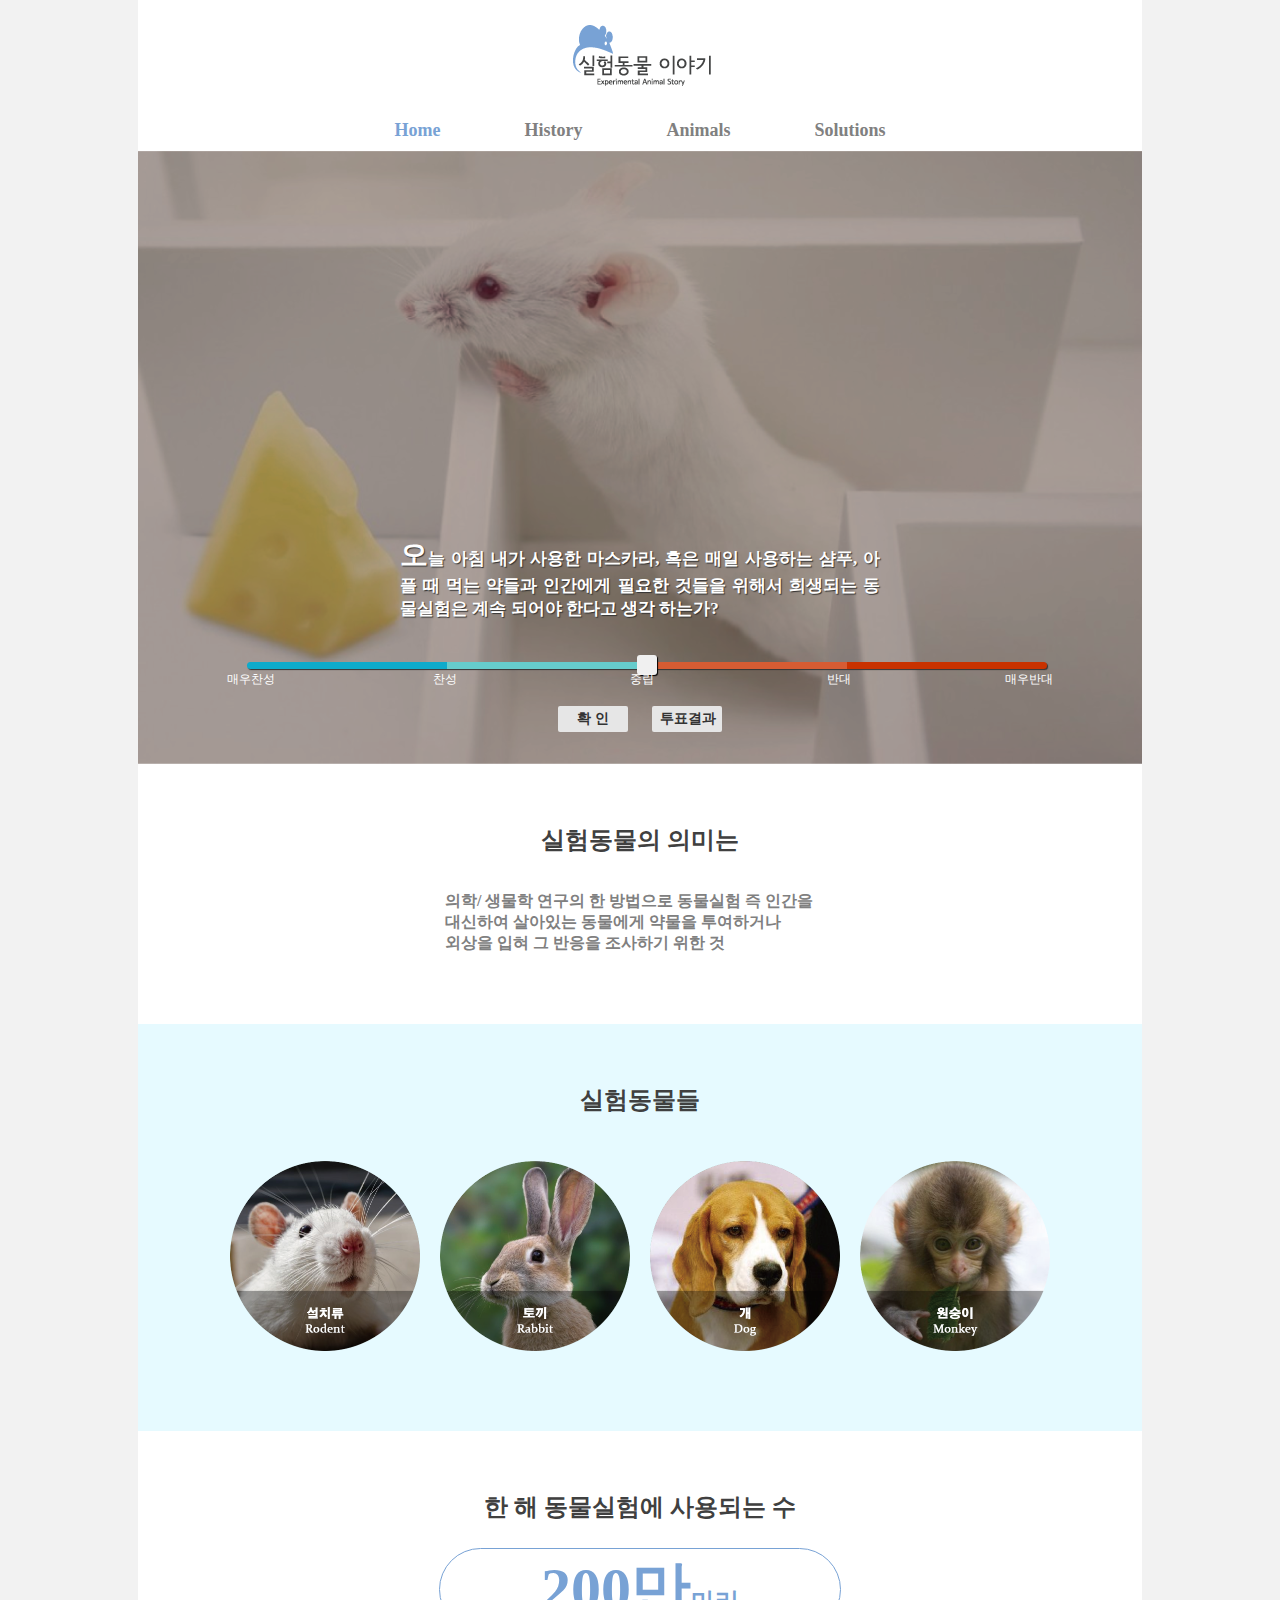
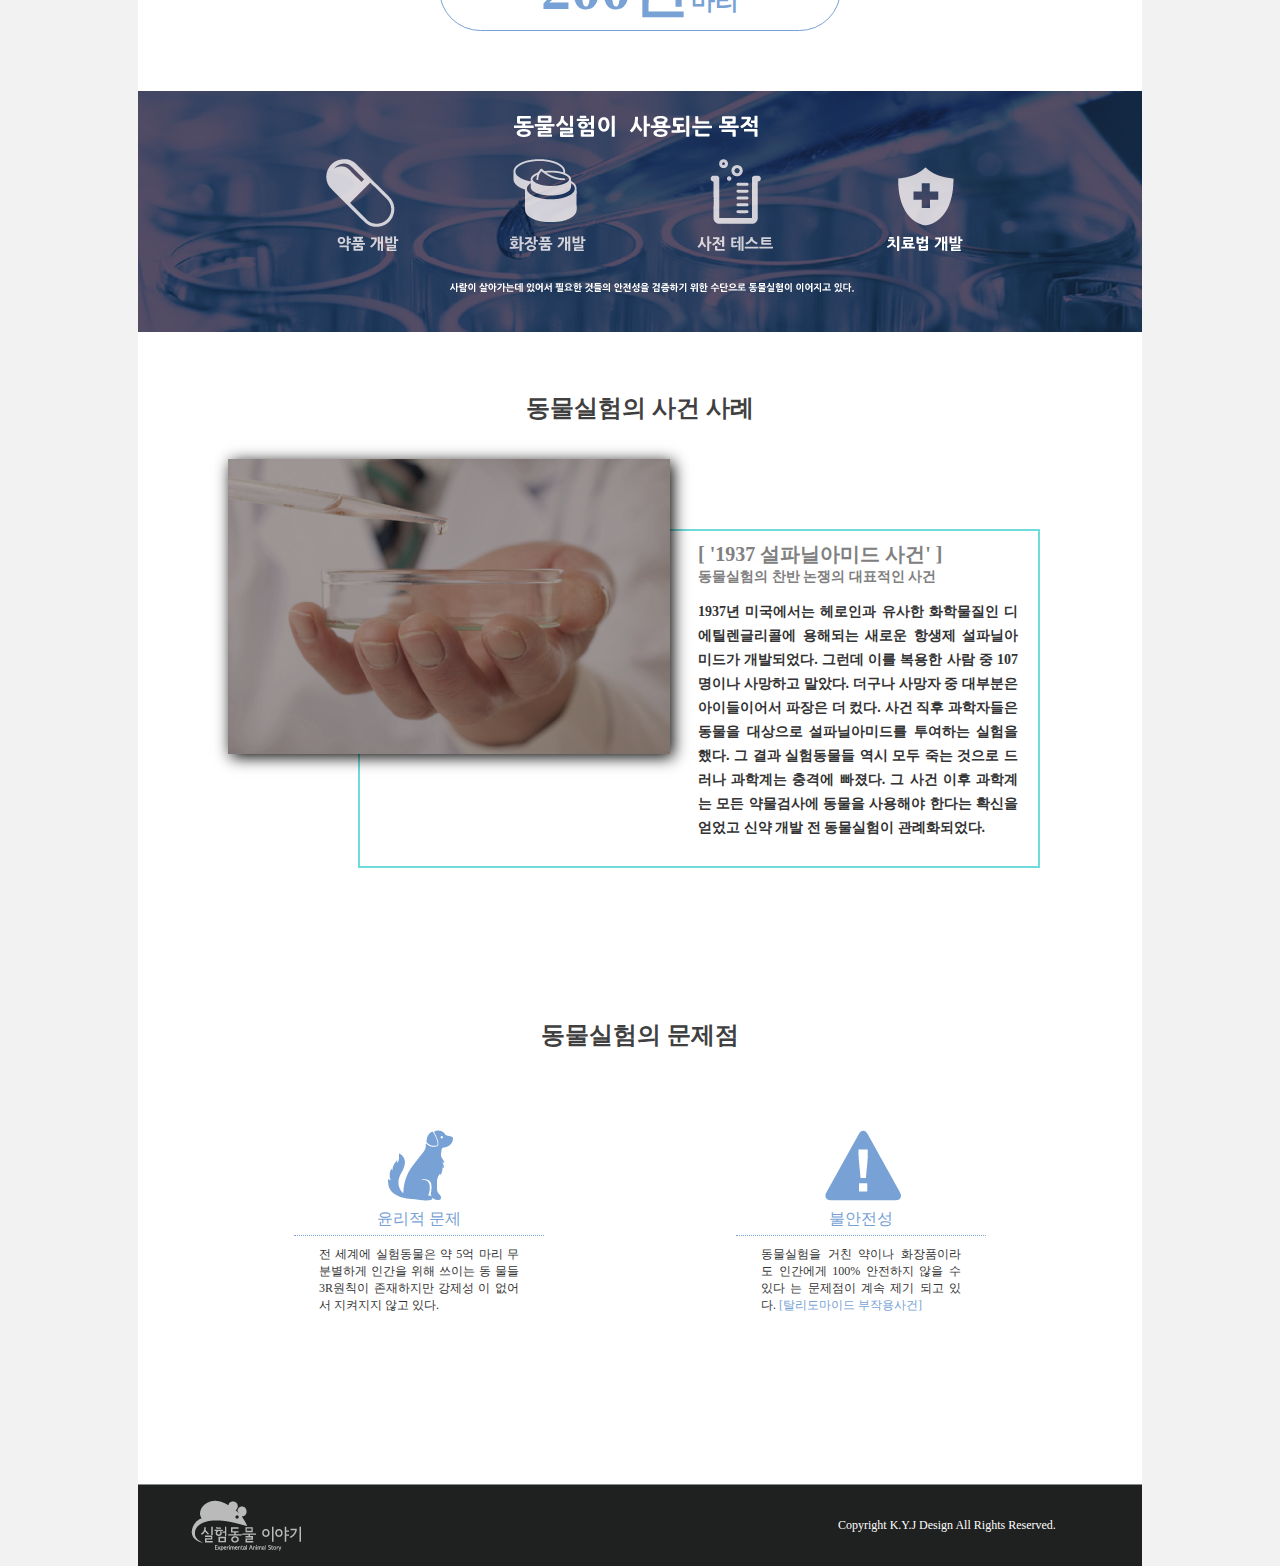
<file: index.html>
﻿<!DOCTYPE>
<html>
<head>
<title>실험동물 이야기</title>
<link rel="stylesheet" href="ea_m.css">


</head>
<body>

<header>
<div class="logo">
<img src="logo.png" >
</div>
</header>
<nav>
<a href="index.html" title="Home" class="button_b">Home</a>
<a href="History.html" title="History" class="button">History</a>
<a href="Animals.html" title="Animals" class="button">Animals</a>
<a href="Solutions.html" title="Solutions" class="button">Solutions</a>
</nav>

<div class="main_img">

	
	<p class="survey_t"> <span class="survey_span">오</span>늘 아침 내가 사용한 마스카라, 혹은 매일 사용하는 샴푸, 아플 때 먹는 약들과
	인간에게 필요한 것들을 위해서 희생되는 동물실험은 계속 되어야 한다고 생각 하는가?</p>
	

	<div class="survey"  >
		<form action="http://animals.woobi.co.kr/survey.php" method="get" target="surveyWin" >
			<input class="slider"  type="range" min="0" max="100" name="range_vote" step="25" > <br>
		
			
			<!--  
			<p class="range_spacing_845">매우찬성 찬성 중립 반대 매우반대</p>   
			-->
			
			
			
			
			<span class="range_spacing_830">매우찬성</span><span class="range_spacing_830">&nbsp;&nbsp;찬성</span><span class="range_spacing_830">&nbsp;중립</span><span class="range_spacing_830 w_100">반대</span><span class="range_spacing_830 right">매우반대</span><br><br>
           
		   
			
			<input type="submit" class="button_survey" onclick="window.open('','surveyWin','width=600,height=550');" value="확 인"> &emsp; <input type="button" class="button_survey" onclick="window.open('http://animals.woobi.co.kr/survey_view.php','surveyWin','width=600,height=550');" value="투표결과">
		</form>
		
	</div>
	
</div>
	


	
<div class="bgw60">
	<p class="p1">실험동물의 의미는</p>
	<p class="p2 w390">의학/ 생물학 연구의 한 방법으로 동물실험 즉 인간을<br>
	대신하여 살아있는 동물에게 약물을 투여하거나<br>
	외상을 입혀 그 반응을 조사하기 위한 것</p>
</div>

<div class="bgb">
<p class="p1">실험동물들</p>
<a href="animals.html"><img class="img_1" src="img_home/rodent_b.png"></a><a href="rabbit.html"><img class="img_1" src="img_home/rabbit_b.png"></a><a href="dog.html"><img class="img_1" src="img_home/dog_b.png"></a><a href="monkey.html"><img class="img_1" src="img_home/monkey_b.png"></a>
</div>
<div class="bgw60">
	<p class="p1">한 해 동물실험에 사용되는 수</p>
	<div class="round">
	<p class="p3">200만<span class="span1">마리</span></p>
	</div>
</div>

<div>
<img src="img_home/purpose.png">
</div>



<div class="bgw60">
<p class="p1">동물실험의 사건 사례</p>
	<div class="box_positon">
		<div class="img_s">
		<img src="img_home/Sulfanilamide.png">
		</div>
		<div class="border_b">
			<div><p class="p4">[ '1937 설파닐아미드 사건' ]</p>
			<p class="p5">동물실험의 찬반 논쟁의 대표적인 사건</p>
			<p class="p6">1937년 미국에서는 헤로인과 유사한 화학물질인
			디에틸렌글리콜에 용해되는 새로운 항생제
			설파닐아미드가 개발되었다. 그런데 이를 복용한
			사람 중 107명이나 사망하고 말았다. 더구나
			사망자 중 대부분은 아이들이어서 파장은 더 컸다. 
			사건 직후 과학자들은 동물을 대상으로 설파닐아미드를 투여하는 실험을 했다. 

			그 결과 실험동물들 역시 모두 죽는 것으로 드러나 

			과학계는 충격에 빠졌다. 그 사건 이후 과학계는 모든 

			약물검사에 동물을 사용해야 한다는 확신을 얻었고 신약 

			개발 전 동물실험이 관례화되었다.</p>
			</p>
			</div>
		</div>
		
	</div>
</div>


<div class="bgw60">
<p class="p1">동물실험의 문제점</p>
  
		<div class="float-l align_c padding96">
			<img src="img_home/ethis2.png">
			  <p class="p7">윤리적 문제</p>
			  <p class="p8">
			 
			   전 세계에 실험동물은 약 5억 마리
				무분별하게 인간을 위해 쓰이는 동
				물들 3R원칙이 존재하지만 강제성
               이 없어서 지켜지지 않고 있다.</p>				
		</div>
	   
		<div class="float-l align_c padding96">
			<img src="img_home/insta2.png">
			  <p class="p7">불안전성</p>
			  <p class="p8">
			 
			   동물실험을 거친 약이나 화장품이라도
			   인간에게 100% 안전하지 않을 수 있다
			   는 문제점이 계속 제기 되고 있다.
			   <span class="span2">[탈리도마이드 부작용사건]</span>
			   
			   </p>				
		</div>
</div>
		

<footer>
 <p class="p9">Copyright K.Y.J Design All Rights Reserved.
 </p>
 
</footer> 




</body>



</html>
</file>
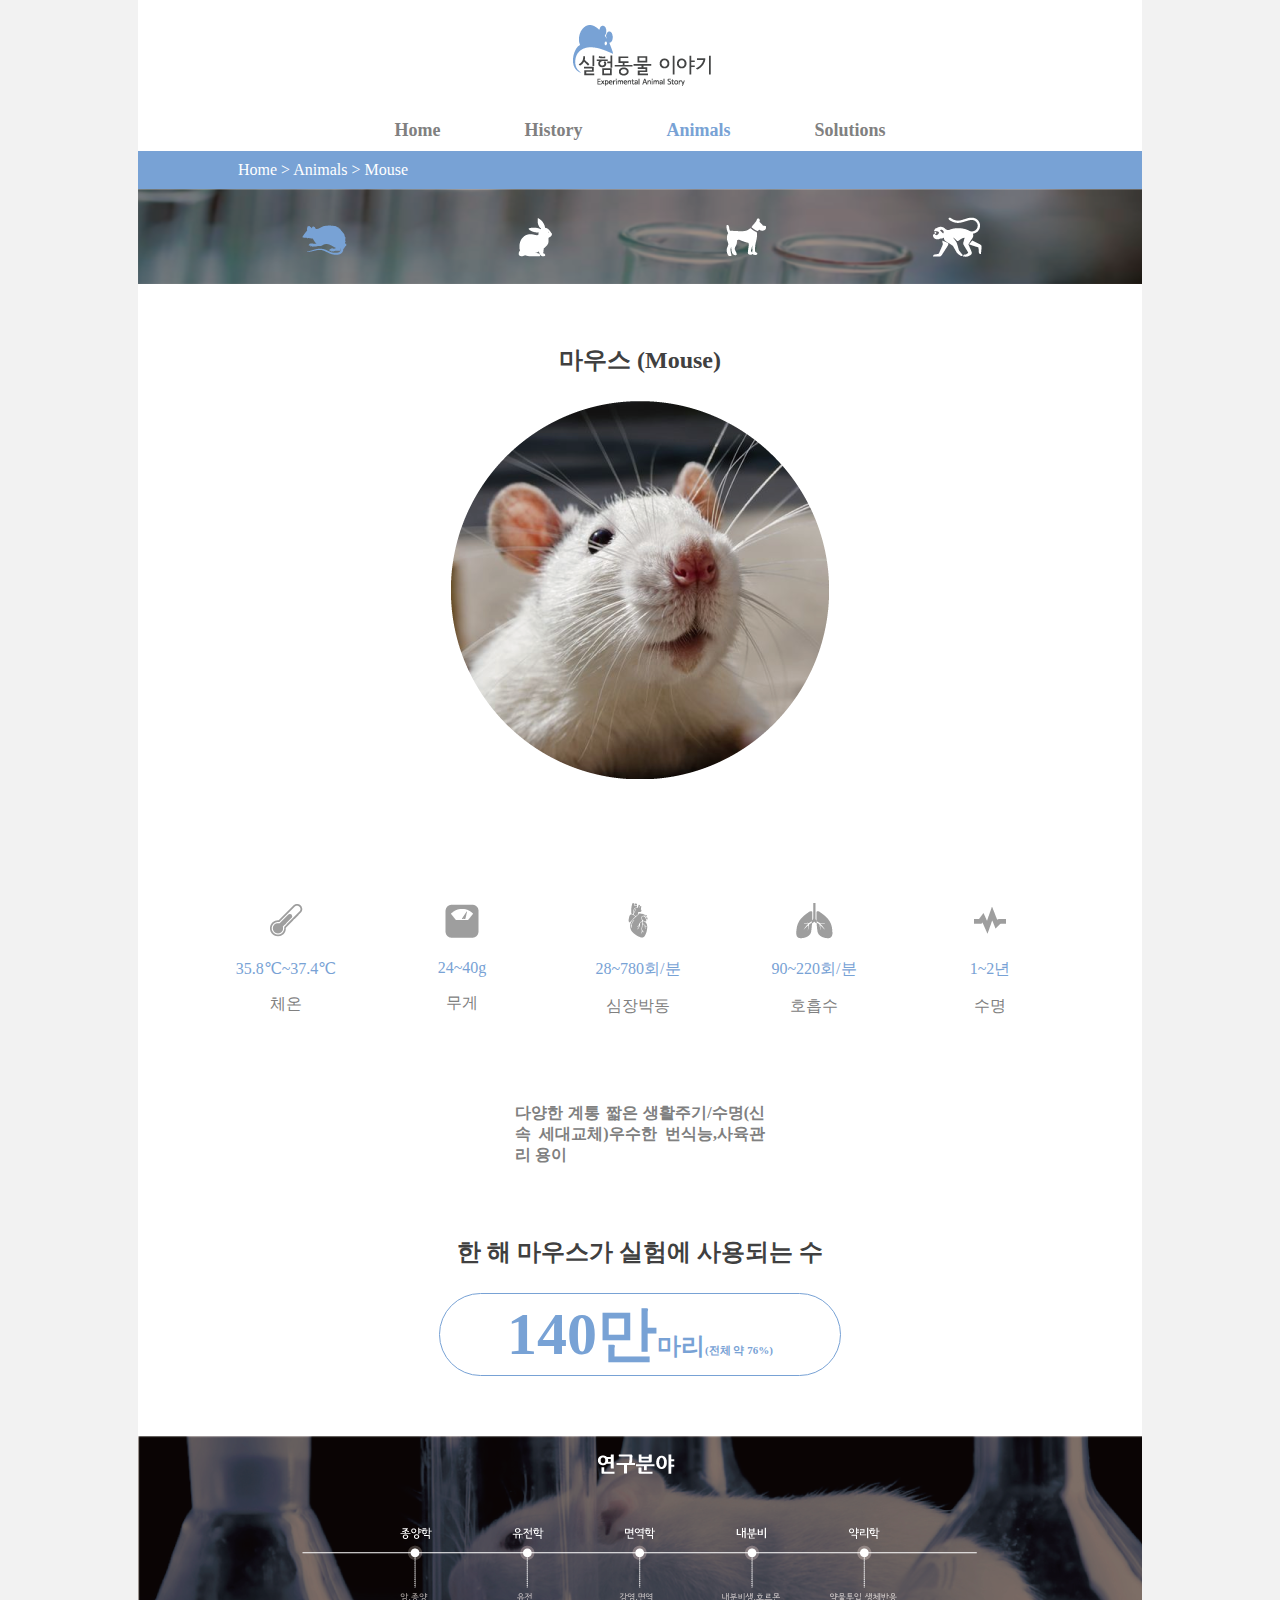
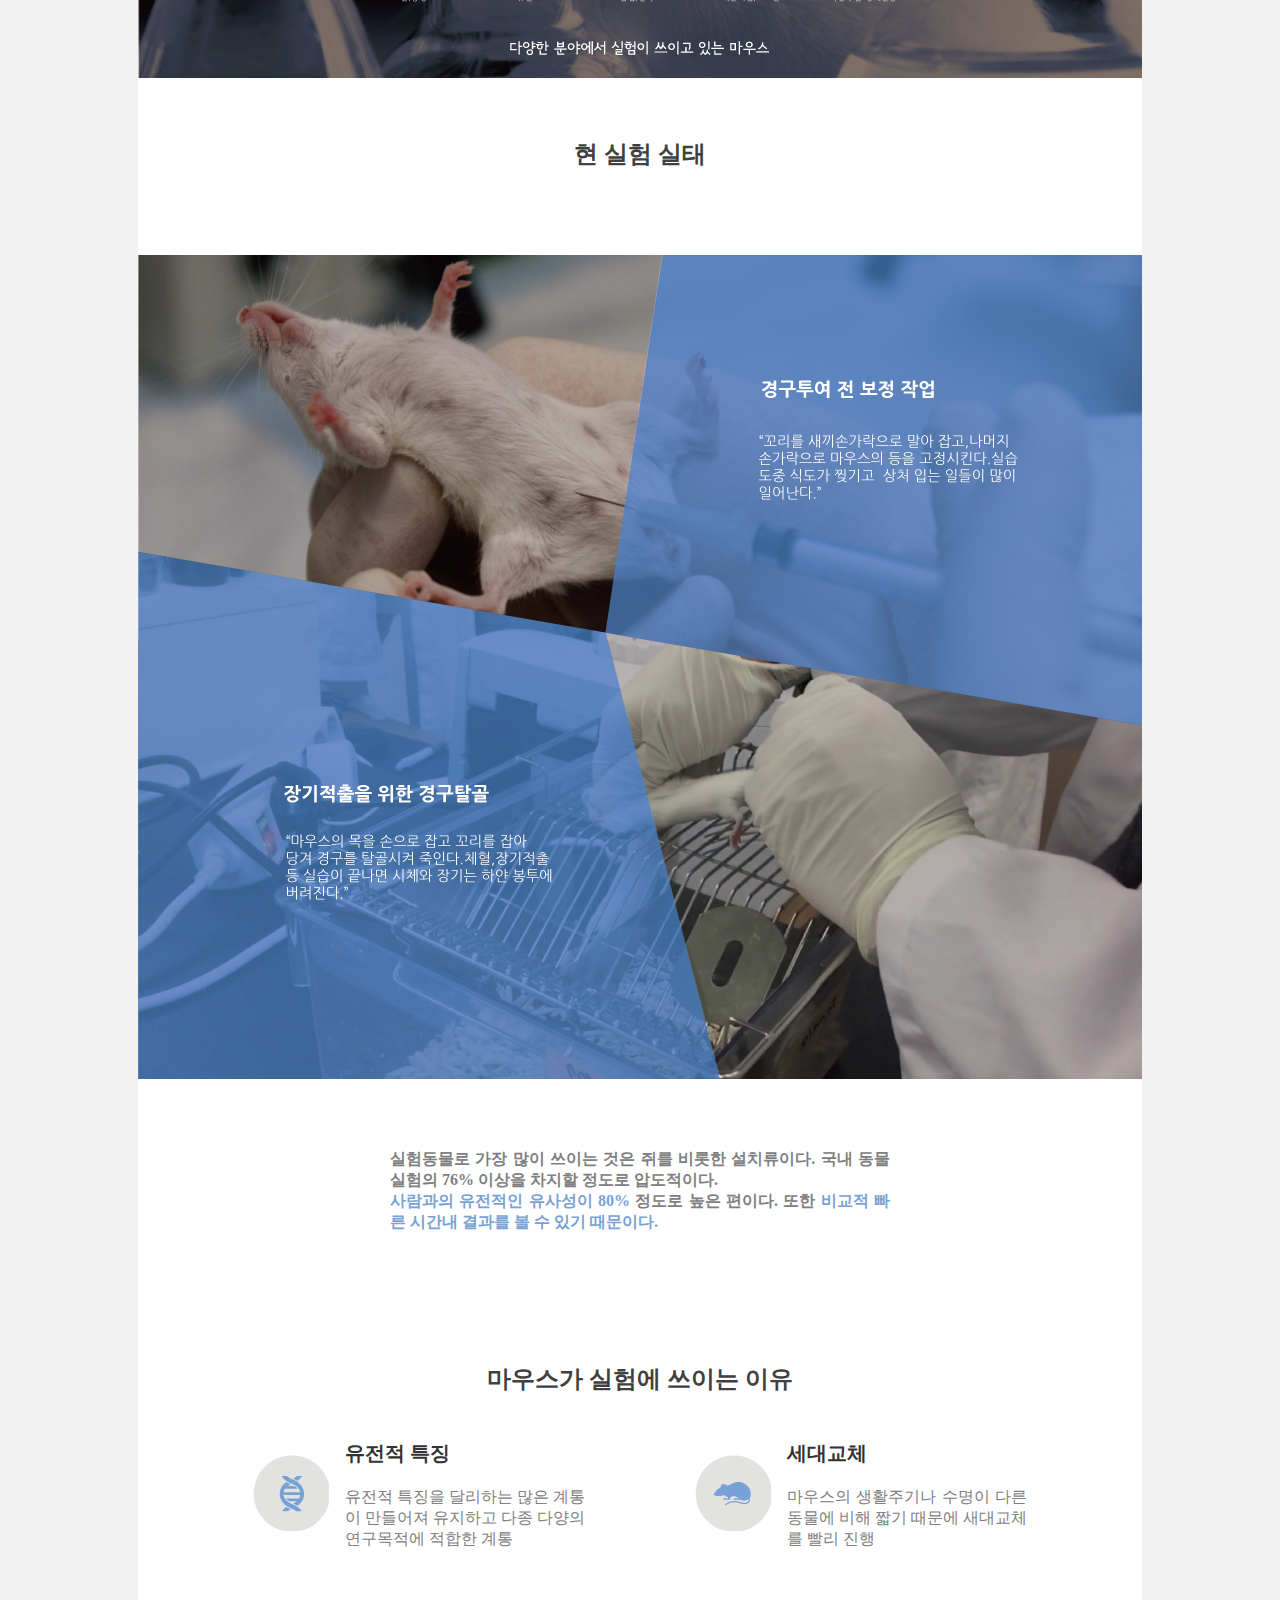
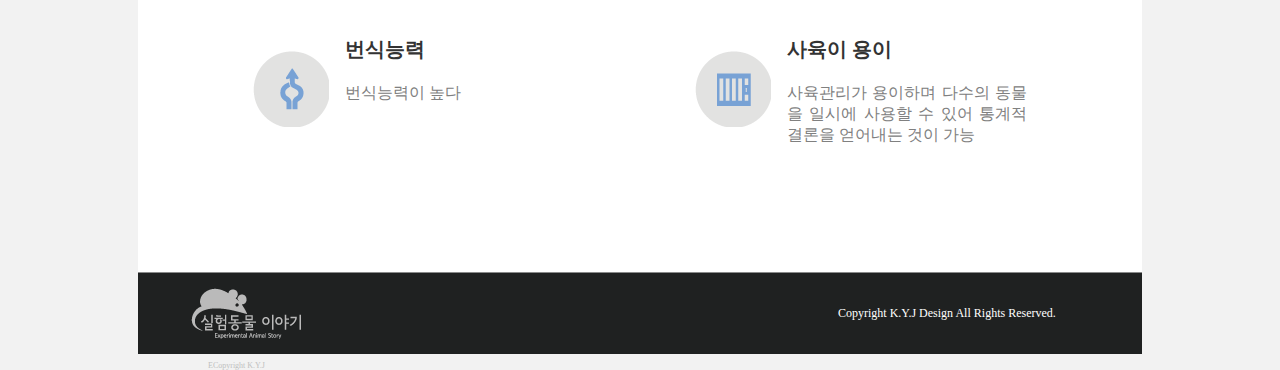
<file: Animals.html>
﻿<!DOCTYPE>
<html>
<head>
<link rel="stylesheet" href="ea_m.css">

</head>
<body>
<header>
<div class="logo">
<img src="logo.png" >
</div>
</header>
<nav>
<a href="index.html" title="Home" class="button">Home</a>
<a href="History.html" title="History" class="button">History</a>
<a href="Animals.html" title="Animals" class="button_b">Animals</a>
<a href="Solutions.html" title="Solutions" class="button">Solutions</a>
</nav>
<p class="p11">Home > Animals > Mouse</p>

<div class="bar_bg">
<a href="Animals.html"><img class="animals_padding" src="img_animals/mouse_blue.png"></a><a href="rabbit.html"><img class="animals_padding" src="rabbit_white.png"></a><a href="dog.html"><img class="animals_padding" src="Dog_white.png"></a><a href="monkey.html"><img class="animals_padding" src="monkey_white.png"></a>
</div>

<div class="bgw60 align_c">
<p class="p1">마우스 (Mouse)</p>
<img src="img_animals/mouse_big.png">
</div>
<div class="bgw60">
	
	
	<div class="float-l align_c">
	<img src="spec_1.png">
	<p class="p12">35.8℃~37.4℃</p>
	<p >체온</p>
	</div>

	<div class="float-l align_c">
	<img src="spec_2.png">
	<p class="p12">24~40g</p>
	<p>무게</p>
	</div>
	
	<div class="float-l align_c">
	<img src="spec_3.png">
	<p class="p12">28~780회/분</p>
	<p>심장박동</p>
	</div>

	<div class="float-l align_c">
	<img src="spec_4.png">
	<p class="p12">90~220회/분</p>
	<p>호흡수</p>
	</div>
	
	<div class="float-l align_c">
	<img src="spec_5.png">
	<p class="p12">1~2년</p>
	<p>수명</p>
	</div>

	

</div>

<div class="bgw60 padding0">
<p class="p2 w250">다양한 계통 짧은 생활주기/수명(신속 세대교체)우수한 번식능,사육관리 용이
</p>
</div>

<div class="bgw60">
	<p class="p1">한 해 마우스가 실험에 사용되는 수</p>
	<div class="round">
	<p class="p3">140만<span class="span1">마리<span class="font11">(전체 약 76%)</span></span></p>
	</div>
</div>


<img src="img_animals/ex_mouse.png">
<div class="bgw60">
	<p class="p1">현 실험 실태</p>
</div>
<img src="img_animals/mouse_Actual-condition.png">

<div class="bgw60">
<p class="p2 w500">실험동물로 가장 많이 쓰이는 것은 쥐를 비롯한 설치류이다.
국내 동물실험의 76% 이상을 차지할 정도로 압도적이다.<br>
<span class="span2">사람과의 유전적인 유사성이 80% </span>정도로 높은 편이다.
또한 <spans class="span2">비교적 빠른 시간내 결과를 볼 수 있기 때문</span>이다.
</p>
</div>

<div class="bgw60">
	<p class="p1">마우스가 실험에 쓰이는 이유</p>
	
	<div class="float-l">
	<img class="img_padding" src="img_animals/m1.png">
	</div>
	<div class="float-l box_padding">
	<p class="p13">유전적 특징
	<p class="w240">유전적 특징을 달리하는 많은
	계통이 만들어져 유지하고 다종
	다양의 연구목적에 적합한 계통</p>
	</div>
	
	<div class="float-l">
	<img class="img_padding" src="img_animals/m2.png">
	</div>
	<div class="float-l box_padding">
	<p class="p13">세대교체</p>
	<p class="w240">마우스의 생활주기나 수명이
	다른 동물에 비해 짧기 때문에
	새대교체를 빨리 진행</p>
	</div>
	
	<div class="float-l">
	<img class="img_padding" src="img_animals/m3.png">
	</div>
	<div class="float-l box_padding">
	<p class="p13">번식능력</p>
	<p class="w240">번식능력이 높다</p>
	</div>
	
	<div class="float-l">
	<img class="img_padding" src="img_animals/m4.png">
	</div>
	<div class="float-l box_padding">
	<p class="p13">사육이 용이</p>
	<p class="w240">사육관리가 용이하며 다수의
	동물을 일시에 사용할 수 있어
	통계적 결론을 얻어내는 것이 가능</p>
	</div>
	
</div>


	
<footer>
 <p class="p9">Copyright K.Y.J Design All Rights Reserved.
 </p>
 <p class="p10">ECopyright K.Y.J 
 </p>
</footer> 





</body>



</html>
</file>
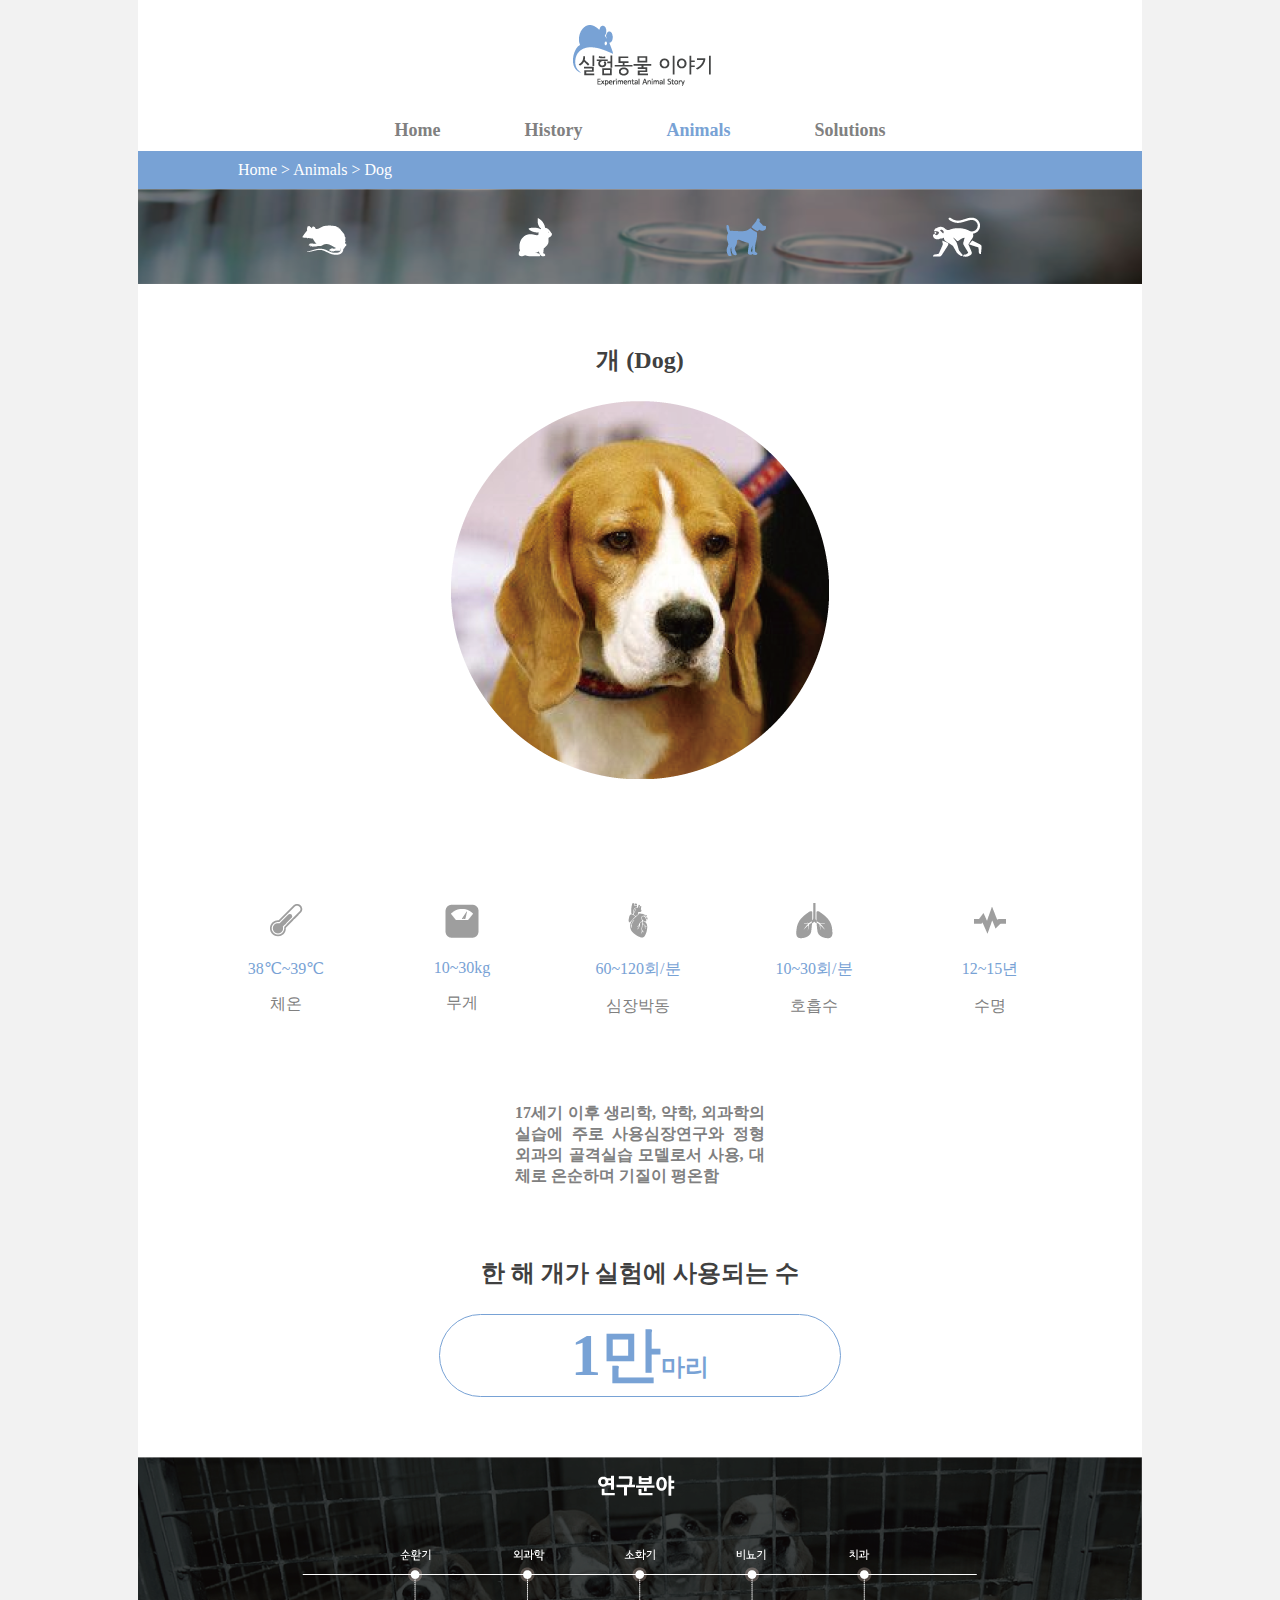
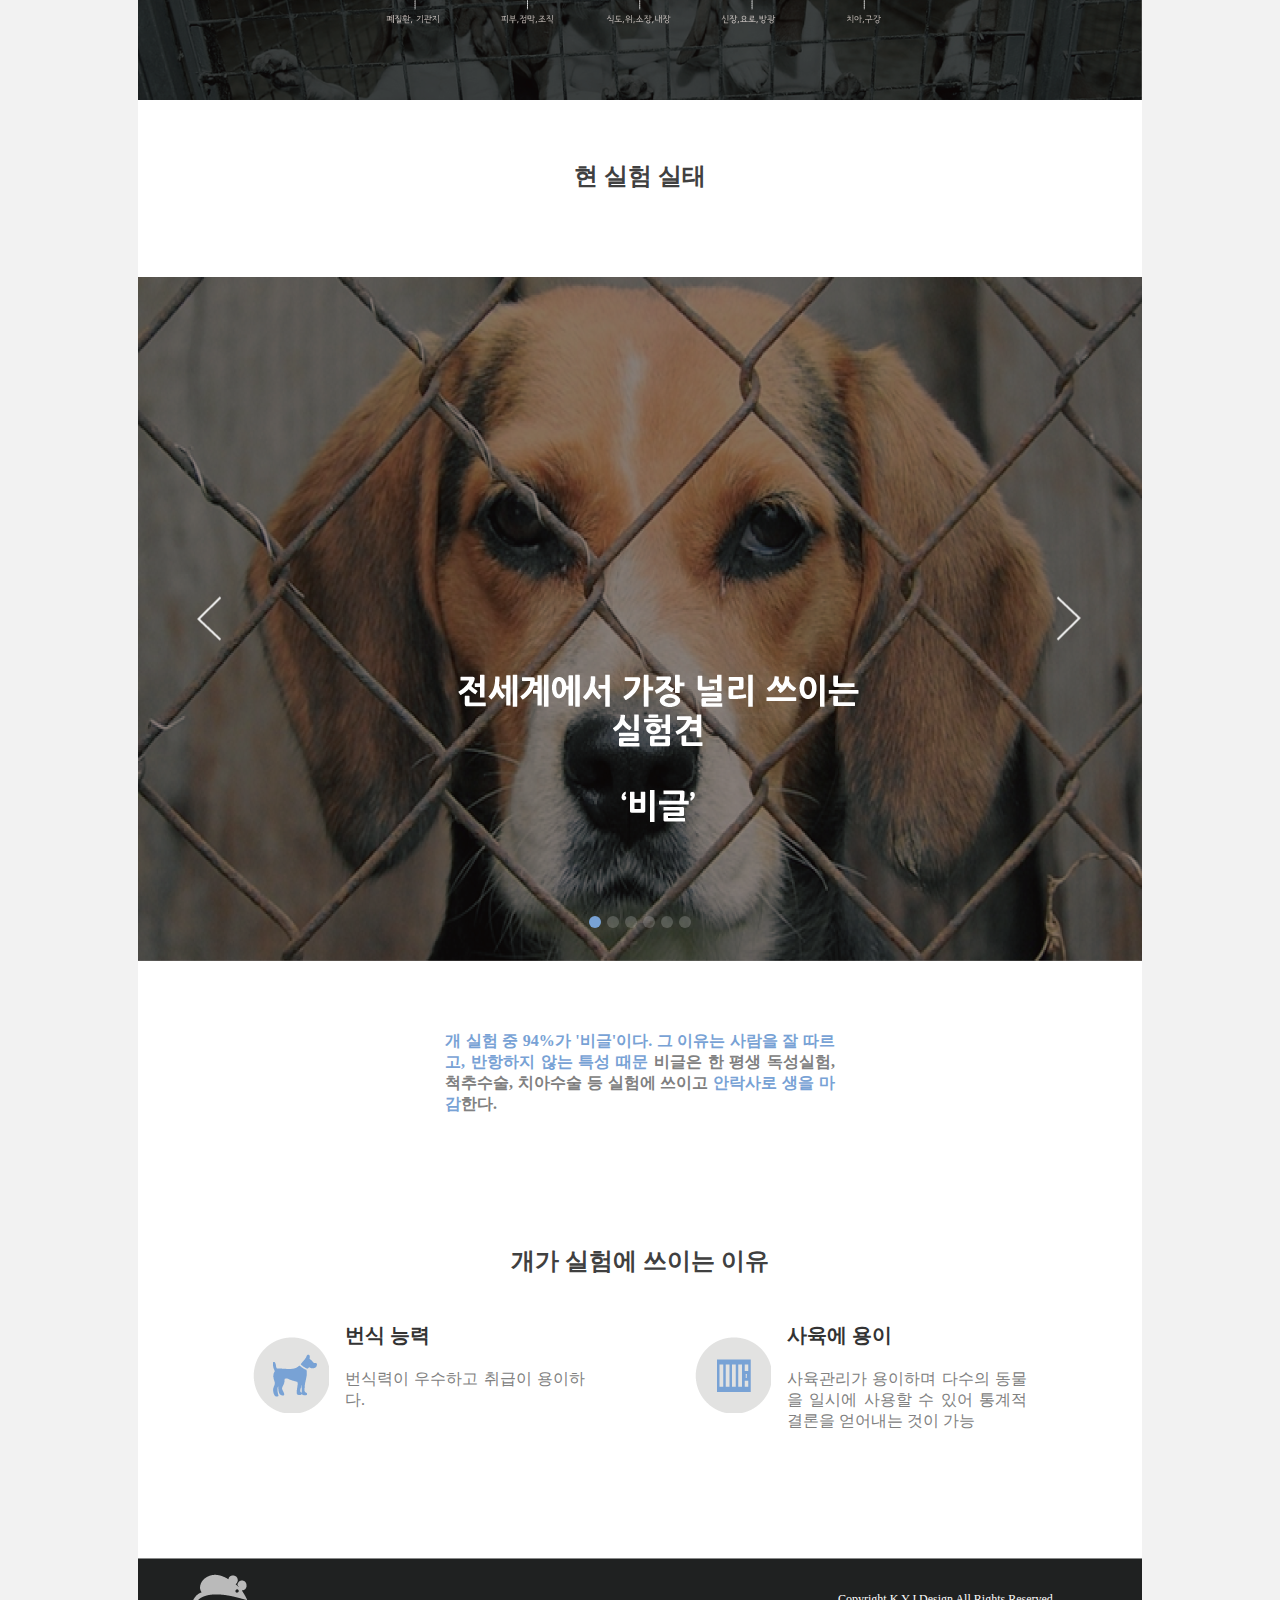
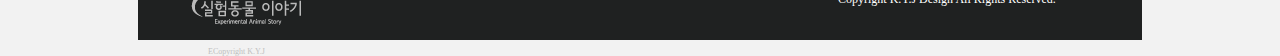
<file: dog.html>
﻿<!DOCTYPE>
<html>
<head>
<link rel="stylesheet" href="ea_m.css">

</head>
<body>
<header>
<div class="logo">
<img src="logo.png" >
</div>
</header>
<nav>
<a href="index.html" title="Home" class="button">Home</a>
<a href="History.html" title="History" class="button">History</a>
<a href="Animals.html" title="Animals" class="button_b">Animals</a>
<a href="Solutions.html" title="Solutions" class="button">Solutions</a>
</nav>
<p class="p11">Home > Animals > Dog</p>

<div class="bar_bg">
<a href="Animals.html"><img class="animals_padding" src="mouse_white.png"></a><a href="rabbit.html"><img class="animals_padding" src="rabbit_white.png"></a><a href="dog.html"><img class="animals_padding" src="img_dog/Dog_blue.png"></a><a href="monkey.html"><img class="animals_padding" src="monkey_white.png"></a>
</div>

<div class="bgw60 align_c">
<p class="p1">개 (Dog)</p>
<img src="img_dog/dog_big.png">
</div>

<div class="bgw60">
	
	
	<div class="float-l align_c">
	<img src="spec_1.png">
	<p class="p12">38℃~39℃</p>
	<p >체온</p>
	</div>

	<div class="float-l align_c">
	<img src="spec_2.png">
	<p class="p12">10~30kg</p>
	<p>무게</p>
	</div>
	
	<div class="float-l align_c">
	<img src="spec_3.png">
	<p class="p12">60~120회/분</p>
	<p>심장박동</p>
	</div>

	<div class="float-l align_c">
	<img src="spec_4.png">
	<p class="p12">10~30회/분</p>
	<p>호흡수</p>
	</div>
	
	<div class="float-l align_c">
	<img src="spec_5.png">
	<p class="p12">12~15년</p>
	<p>수명</p>
	</div>

	

</div>
<div class="bgw60 padding0">
<p class="p2 w250">17세기 이후 생리학, 약학, 외과학의 실습에 주로
사용심장연구와 정형외과의 골격실습 모델로서 사용, 대체로 온순하며 기질이 평온함
</p>
</div>

<div class="bgw60">
	<p class="p1">한 해 개가 실험에 사용되는 수</p>
	<div class="round">
	<p class="p3">1만<span class="span1">마리</span></p>
	</div>
</div>


<img src="img_dog/ex_dog.png">
<div class="bgw60">
	<p class="p1">현 실험 실태</p>
</div>

<!-- Slideshow 시작-->

<div class="dog_positon">

	<img class="dogSlides" src="img_dog/dog_act.png">
	<img class="dogSlides" src="img_dog/dog_act2.png">
	<img class="dogSlides" src="img_dog/dog_act3.png">
	<img class="dogSlides" src="img_dog/dog_act4.png">
	<img class="dogSlides" src="img_dog/dog_act5.png">
	<img class="dogSlides" src="img_dog/dog_act6.png">
    
	<a class="dog-arrow arrow-left" onclick="plusDivs(-1)"><img src="arrow_left.png"></a>
	<a class="dog-arrow arrow-right"  onclick="plusDivs(1)"><img src="arrow_right.png"></a>
    
	<div class="circle_position">
		<button class="circleC circle_button" onclick="currentDiv(1)"></button>
		<button class="circleC circle_button" onclick="currentDiv(2)"></button>
		<button class="circleC circle_button" onclick="currentDiv(3)"></button>
		<button class="circleC circle_button" onclick="currentDiv(4)"></button>
		<button class="circleC circle_button" onclick="currentDiv(5)"></button>
		<button class="circleC circle_button" onclick="currentDiv(6)"></button>
	</div>

</div>



<!--Slideshow 끝-->

<div class="bgw60">
<p class="p2 w390"><span class="span2">개 실험 중 94%가 '비글'이다. 그 이유는 사람을 잘 따르고, 반항하지 않는 특성 때문</span>
비글은 한 평생 독성실험, 척추수술, 치아수술 등 실험에 쓰이고 <span class="span2">안락사로 생을 마감</span>한다.

</p>
</div>



<div class="bgw60">
	<p class="p1">개가 실험에 쓰이는 이유</p>
	
	<div class="float-l">
	<img class="img_padding" src="img_dog/d1.png">
	</div>
	<div class="float-l box_padding">
	<p class="p13">번식 능력</p>
	<p class="w240">번식력이 우수하고 취급이 용이하다.</p>
	</div>
	
	<div class="float-l">
	<img class="img_padding" src="img_dog/d2.png">
	</div>
	<div class="float-l box_padding">
	<p class="p13">사육에 용이</p>
	<p class="w240">사육관리가 용이하며 다수의 동물을 
	일시에 사용할 수 있어 통계적 결론을 얻어내는 것이 가능</p>
	</div>
	
</div>


	
<footer>
 <p class="p9">Copyright K.Y.J Design All Rights Reserved.
 </p>
 <p class="p10">ECopyright K.Y.J 
 </p>
</footer> 

<script>

<!-- Slideshow 시작-->
var slideIndex = 1;
showDivs(slideIndex);

function plusDivs(n) {
  showDivs(slideIndex += n);
}

function currentDiv(n) {
  showDivs(slideIndex = n);
}

function showDivs(n) {
  var i;
  var x = document.getElementsByClassName("dogSlides");
  var dots = document.getElementsByClassName("circleC");
  if (n > x.length) {slideIndex = 1}    
  if (n < 1) {slideIndex = x.length}
  for (i = 0; i < x.length; i++) {
     x[i].style.display = "none";  
  }
  
  for (i = 0; i < dots.length; i++) {
     dots[i].className = dots[i].className.replace(" circle_blue", "");
  }
  
  
  x[slideIndex-1].style.display = "block";  
  dots[slideIndex-1].className += " circle_blue";
}

 <!-- Slideshow 끝-->


</script>


</body>



</html>
</file>
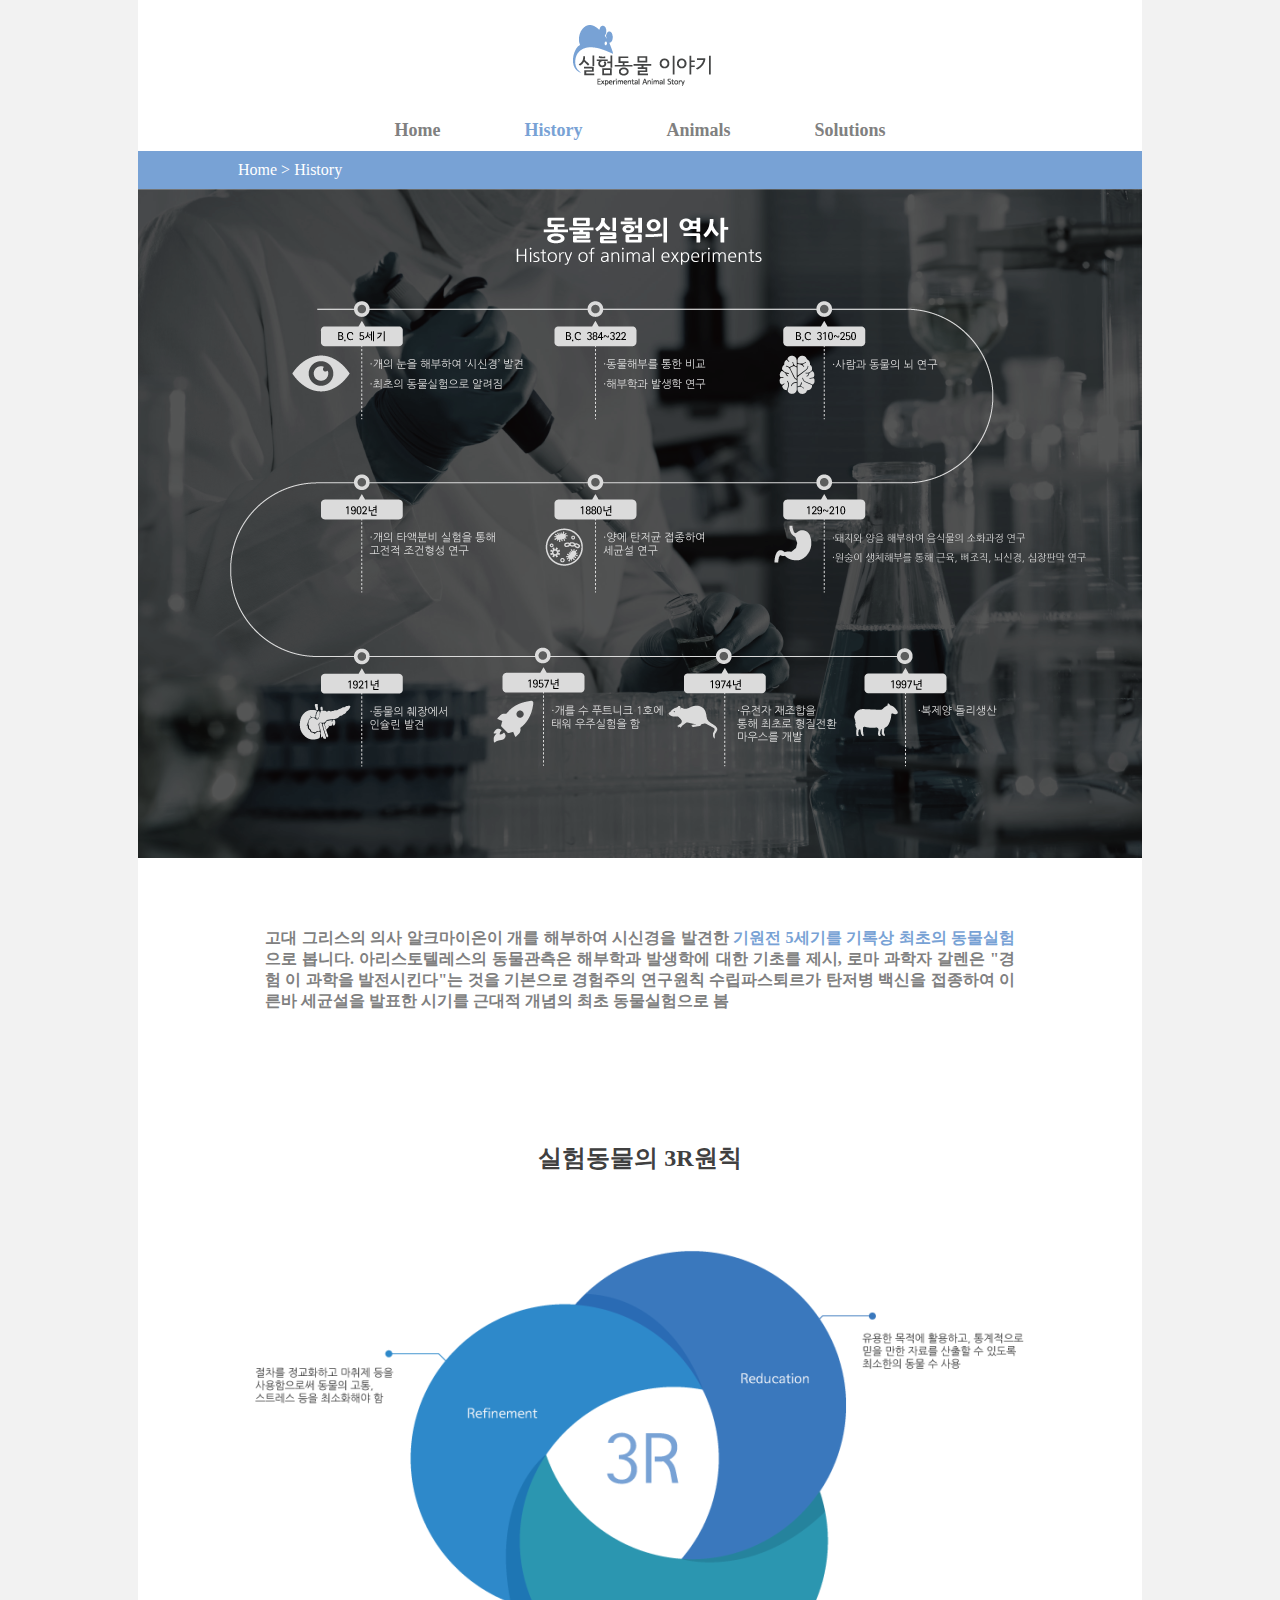
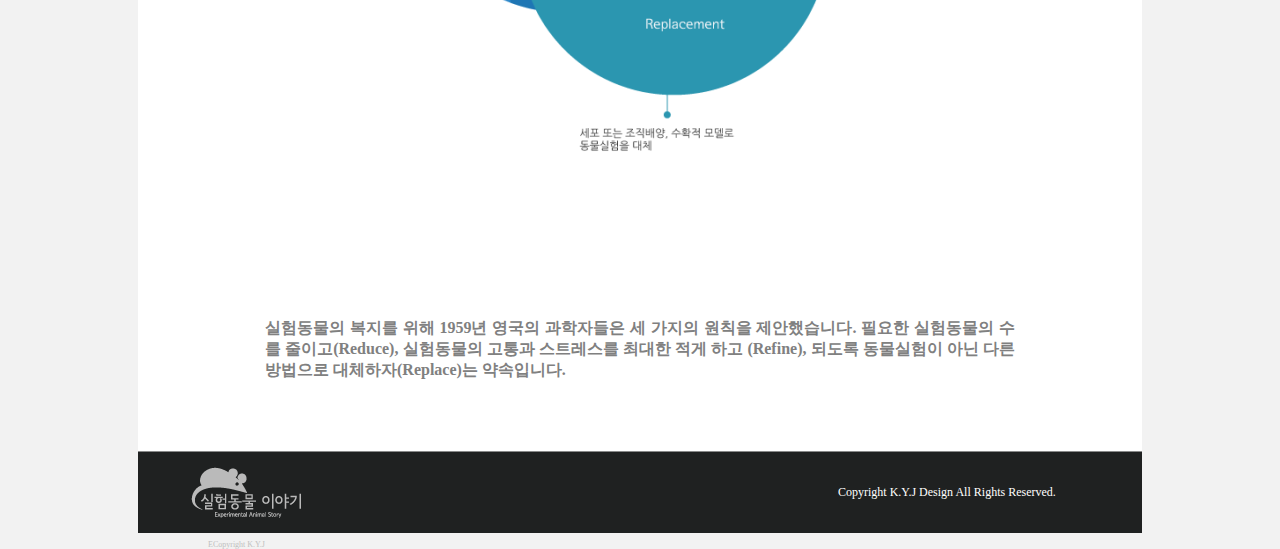
<file: History.html>
﻿<!DOCTYPE>
<html>
<head>
<link rel="stylesheet" href="ea_m.css">

</head>
<body>
<header>
<div class="logo">
<img src="logo.png" >
</div>
</header>
<nav>
<a href="index.html" title="Home" class="button">Home</a>
<a href="History.html" title="History" class="button_b">History</a>
<a href="Animals.html" title="Animals" class="button">Animals</a>
<a href="Solutions.html" title="Solutions" class="button">Solutions</a>
</nav>
<p class="p11">Home > History</p>

<div >
<img src="img_history/history.png">
</div>
<div class="bgw60">

<p class="p2 w750">고대 그리스의 의사 알크마이온이 개를 해부하여 시신경을 발견한 <span class="span2">기원전 5세기를 기록상 최초의 동물실험</span>
으로 봅니다. 아리스토텔레스의 동물관측은 해부학과 발생학에 대한 기초를 제시, 로마 과학자 갈렌은 "경험
이 과학을 발전시킨다"는 것을 기본으로 경험주의 연구원칙 수립파스퇴르가 탄저병 백신을 접종하여 이른바
세균설을 발표한 시기를 근대적 개념의 최초 동물실험으로 봄</p>
</div>
<div class="bgw60 img_c">
<p class="p1">실험동물의 3R원칙</p>
<img src="img_history/3r.png">
</div>
<div class="bgw60">
<p class="p2 w750">실험동물의 복지를 위해 1959년 영국의 과학자들은 세 가지의 원칙을 제안했습니다. 필요한 실험동물의 수를
줄이고(Reduce), 실험동물의 고통과 스트레스를 최대한 적게 하고 (Refine), 되도록 동물실험이 아닌 다른 방법으로  대체하자(Replace)는
약속입니다.
</p>
</div>







		
<footer>
 <p class="p9">Copyright K.Y.J Design All Rights Reserved.
 </p>
 <p class="p10">ECopyright K.Y.J 
 </p>
</footer> 




</body>



</html>
</file>
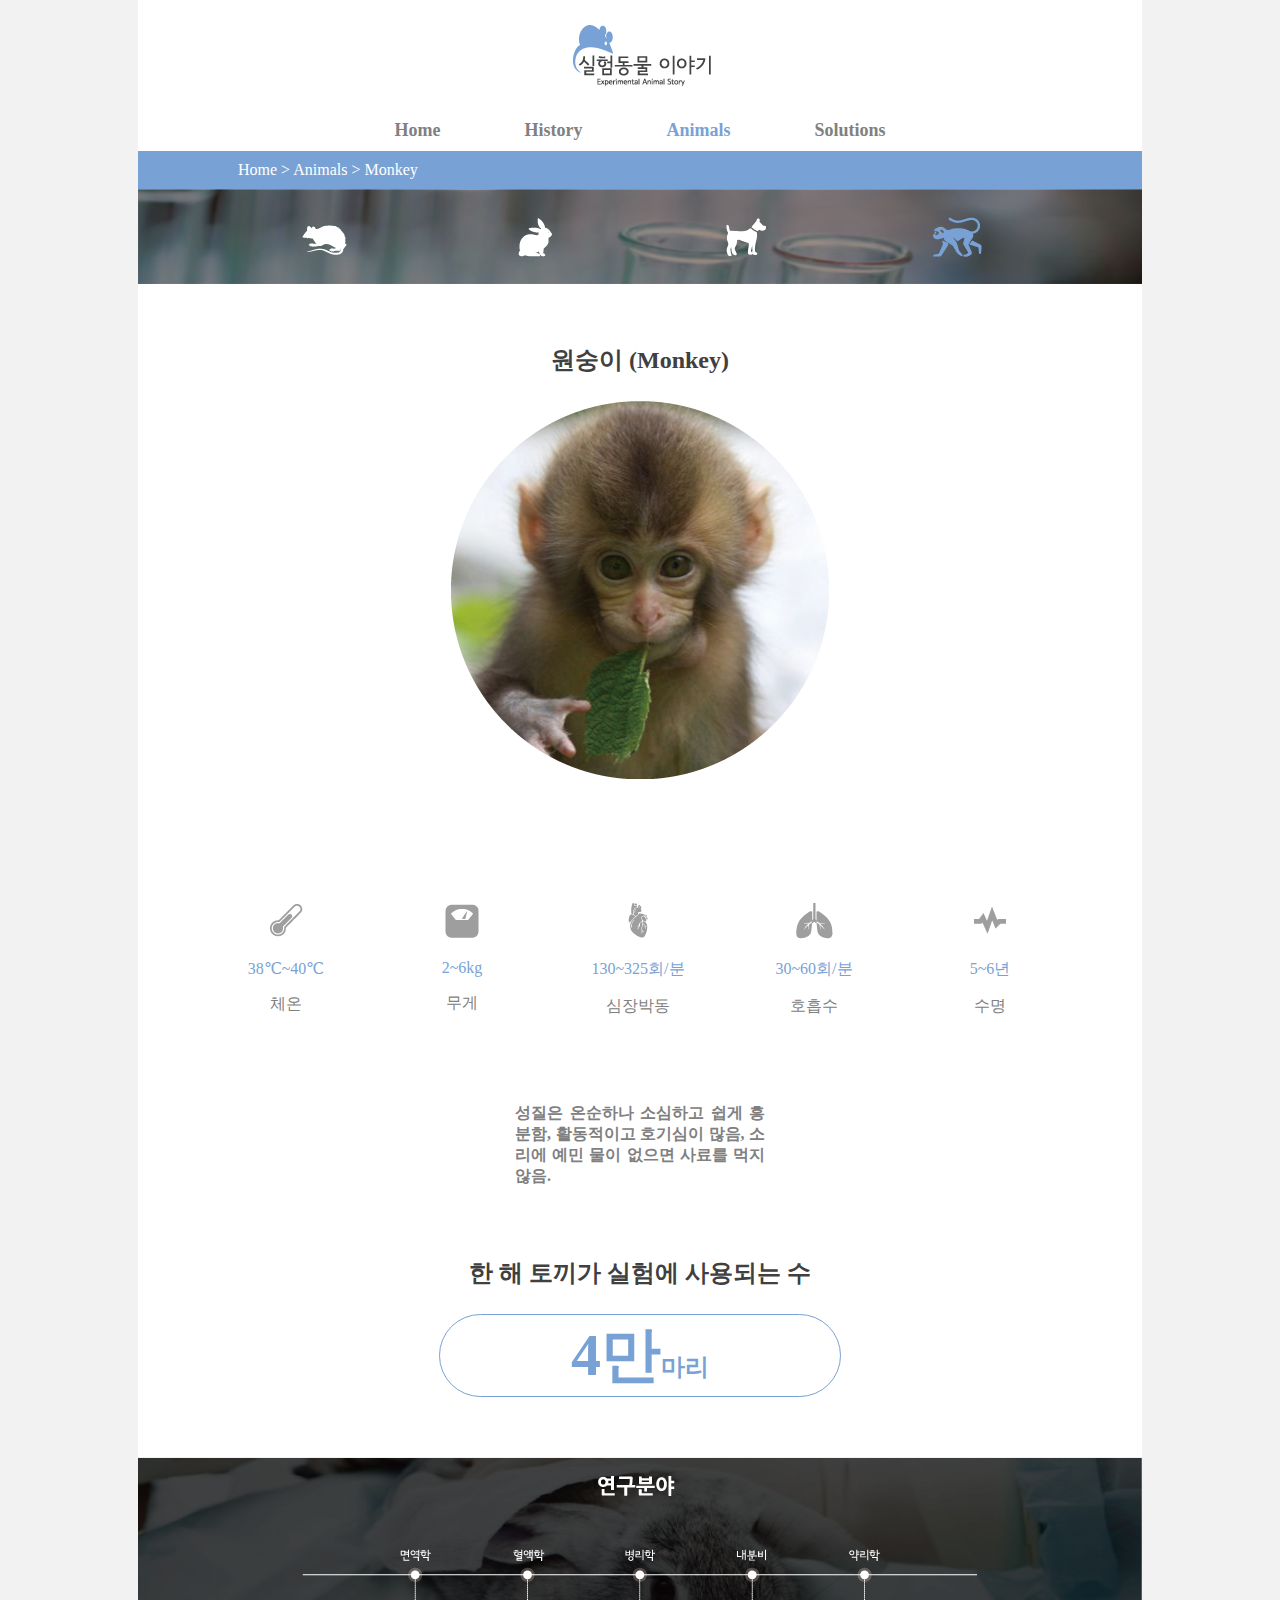
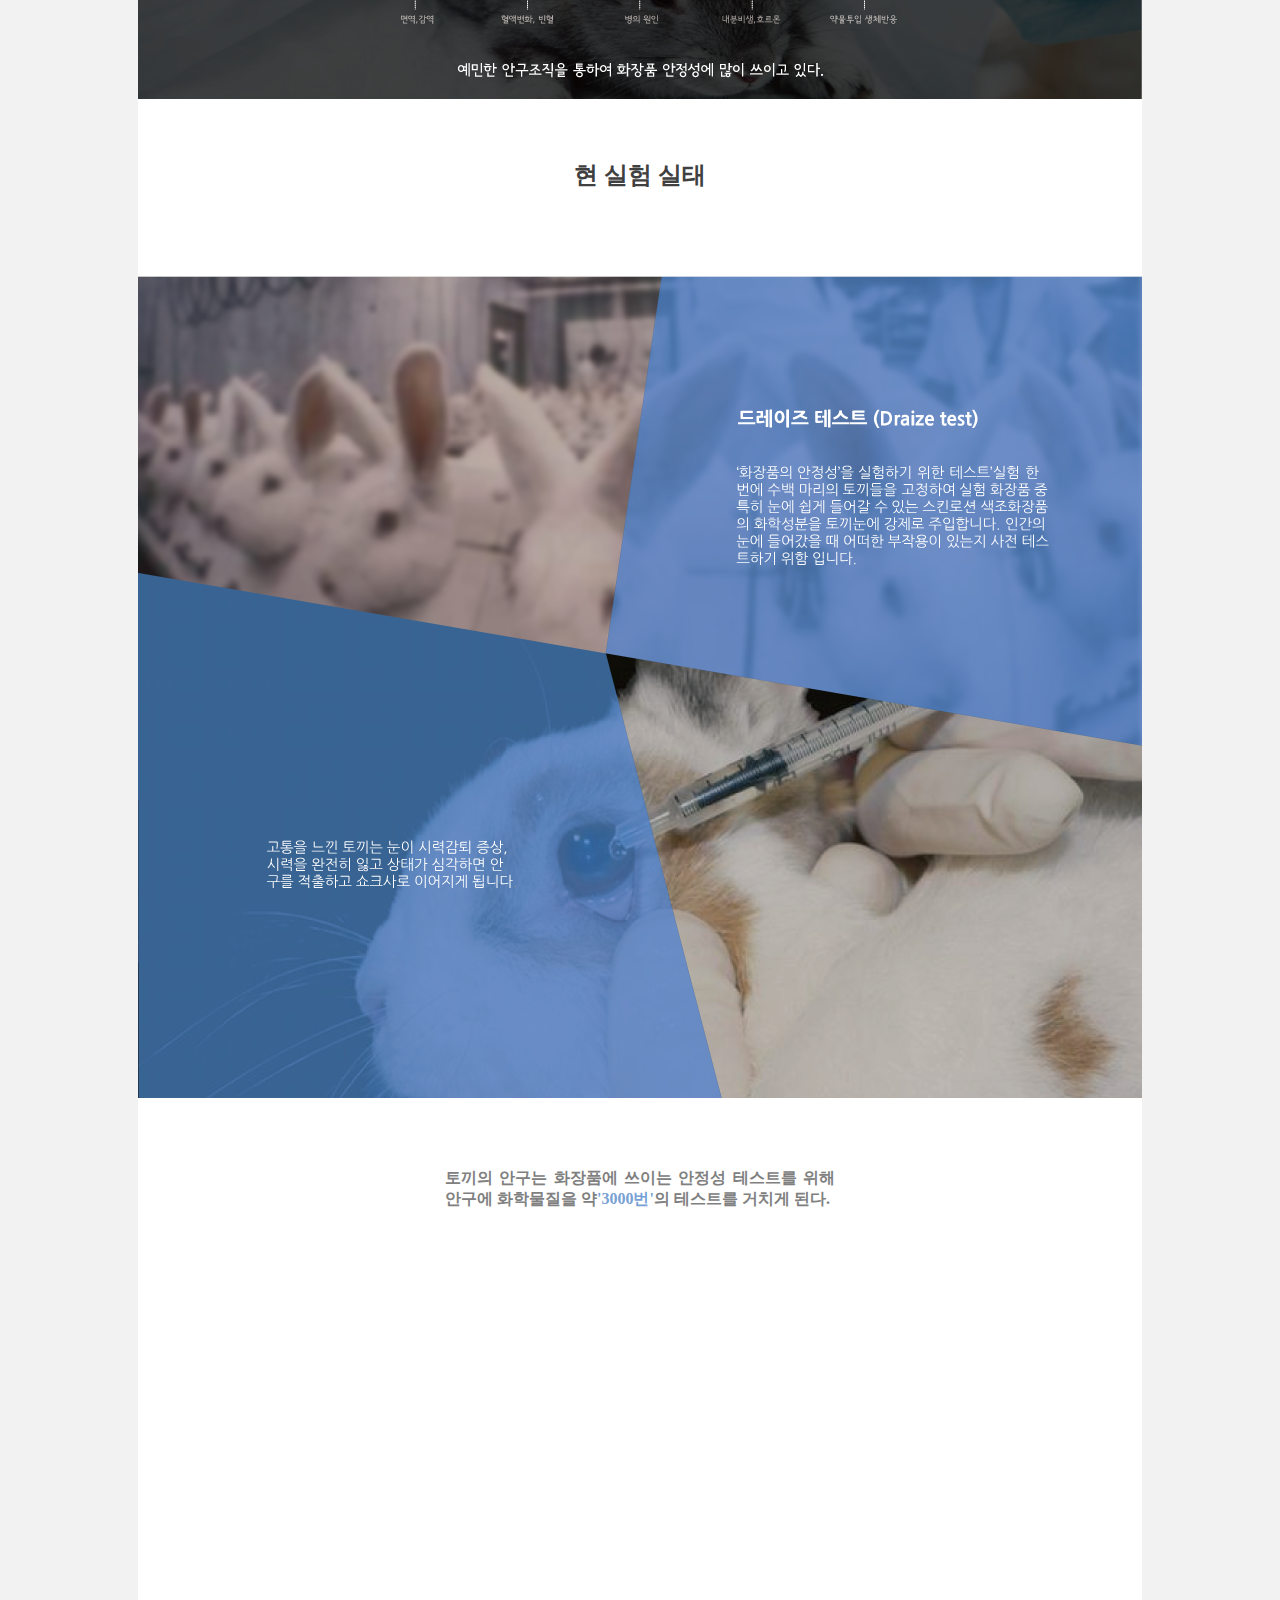
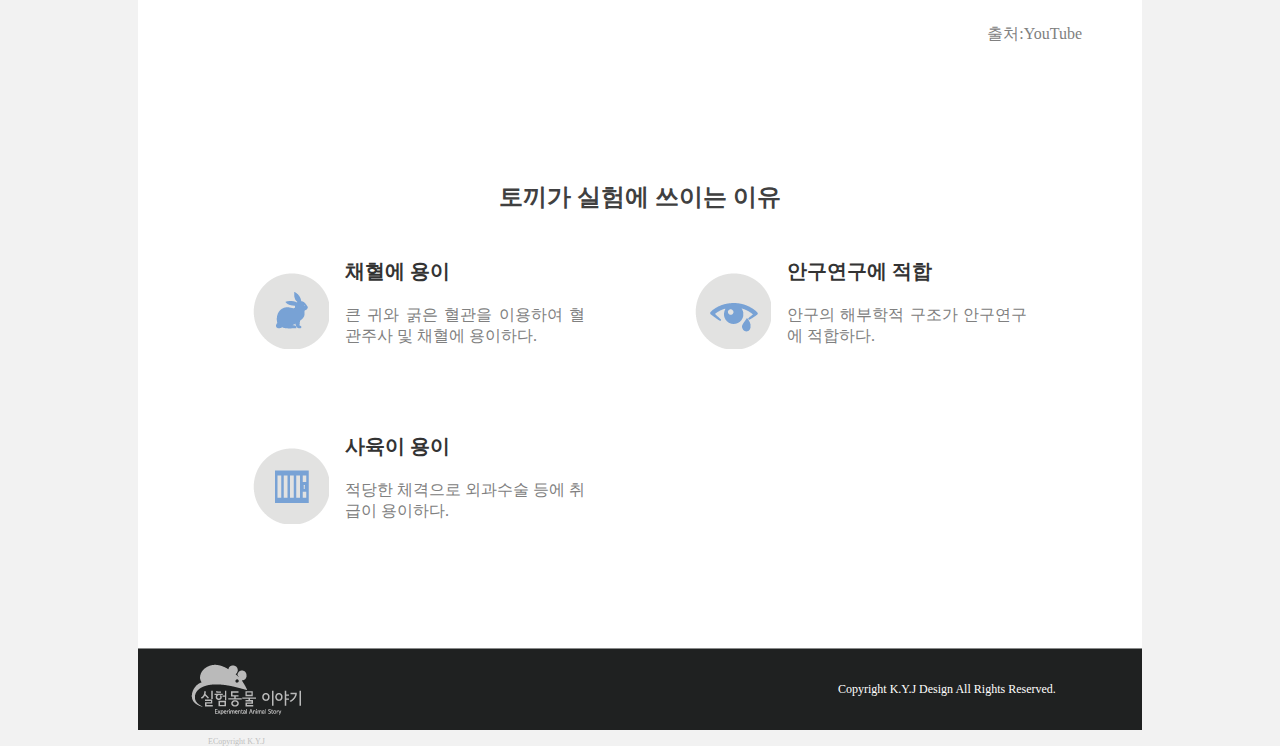
<file: monkey.html>
﻿<!DOCTYPE>
<html>
<head>
<link rel="stylesheet" href="ea_m.css">

</head>
<body>
<header>
<div class="logo">
<img src="logo.png" >
</div>
</header>
<nav>
<a href="index.html" title="Home" class="button">Home</a>
<a href="History.html" title="History" class="button">History</a>
<a href="Animals.html" title="Animals" class="button_b">Animals</a>
<a href="Solutions.html" title="Solutions" class="button">Solutions</a>
</nav>
<p class="p11">Home > Animals > Monkey</p>

<div class="bar_bg">
<a href="Animals.html"><img class="animals_padding" src="mouse_white.png"></a><a href="rabbit.html"><img class="animals_padding" src="rabbit_white.png"></a><a href="dog.html"><img class="animals_padding" src="Dog_white.png"></a><a href="monkey.html"><img class="animals_padding" src="img_monkey/monkey_blue.png"></a>
</div>

<div class="bgw60 align_c">
<p class="p1">원숭이 (Monkey)</p>
<img src="img_monkey/monkey_big.png">
</div>

<div class="bgw60">
	
	
	<div class="float-l align_c">
	<img src="spec_1.png">
	<p class="p12">38℃~40℃</p>
	<p >체온</p>
	</div>

	<div class="float-l align_c">
	<img src="spec_2.png">
	<p class="p12">2~6kg</p>
	<p>무게</p>
	</div>
	
	<div class="float-l align_c">
	<img src="spec_3.png">
	<p class="p12">130~325회/분</p>
	<p>심장박동</p>
	</div>

	<div class="float-l align_c">
	<img src="spec_4.png">
	<p class="p12">30~60회/분</p>
	<p>호흡수</p>
	</div>
	
	<div class="float-l align_c">
	<img src="spec_5.png">
	<p class="p12">5~6년</p>
	<p>수명</p>
	</div>

	

</div>
<div class="bgw60 padding0">
<p class="p2 w250">성질은 온순하나 소심하고 쉽게 흥분함,
활동적이고 호기심이 많음, 소리에 예민 물이 없으면 사료를 먹지 않음.
</p>
</div>

<div class="bgw60">
	<p class="p1">한 해 토끼가 실험에 사용되는 수</p>
	<div class="round">
	<p class="p3">4만<span class="span1">마리</span></p>
	</div>
</div>


<img src="img_rabbit/ex_rabbit.png">
<div class="bgw60">
	<p class="p1">현 실험 실태</p>
</div>
<img src="img_rabbit/rabbit_Actual-condition.png">

<div class="bgw60">
<p class="p2 w390">토끼의 안구는 화장품에 쓰이는 안정성 테스트를 위해
안구에 화학물질을 약<span class="span2">'3000번'</span>의 테스트를 거치게 된다.

</p>
</div>

<div class="bgw60 align_c" >
<iframe width='476' height='268' src='https://www.youtube.com/embed/t8XZ-_EgWB8' frameborder='0' allowfullscreen></iframe>
<p style="text-align:right;">출처:YouTube</p>
</div>

<div class="bgw60">
	<p class="p1">토끼가 실험에 쓰이는 이유</p>
	
	<div class="float-l">
	<img class="img_padding" src="img_rabbit/r1.png">
	</div>
	<div class="float-l box_padding">
	<p class="p13">채혈에 용이</p>
	<p class="w240">큰 귀와 굵은 혈관을 이용하여 혈관주사 및 채혈에 용이하다.</p>
	</div>
	
	<div class="float-l">
	<img class="img_padding" src="img_rabbit/r2.png">
	</div>
	<div class="float-l box_padding">
	<p class="p13">안구연구에 적합</p>
	<p class="w240">안구의 해부학적 구조가 안구연구에 적합하다.</p>
	</div>
	
	
	
	<div class="float-l">
	<img class="img_padding" src="img_rabbit/r3.png">
	</div>
	<div class="float-l box_padding">
	<p class="p13">사육이 용이</p>
	<p class="w240">적당한 체격으로 외과수술 등에 취급이 용이하다.</p>
	</div>
	
</div>


	
<footer>
 <p class="p9">Copyright K.Y.J Design All Rights Reserved.
 </p>
 <p class="p10">ECopyright K.Y.J 
 </p>
</footer> 




</body>



</html>
</file>
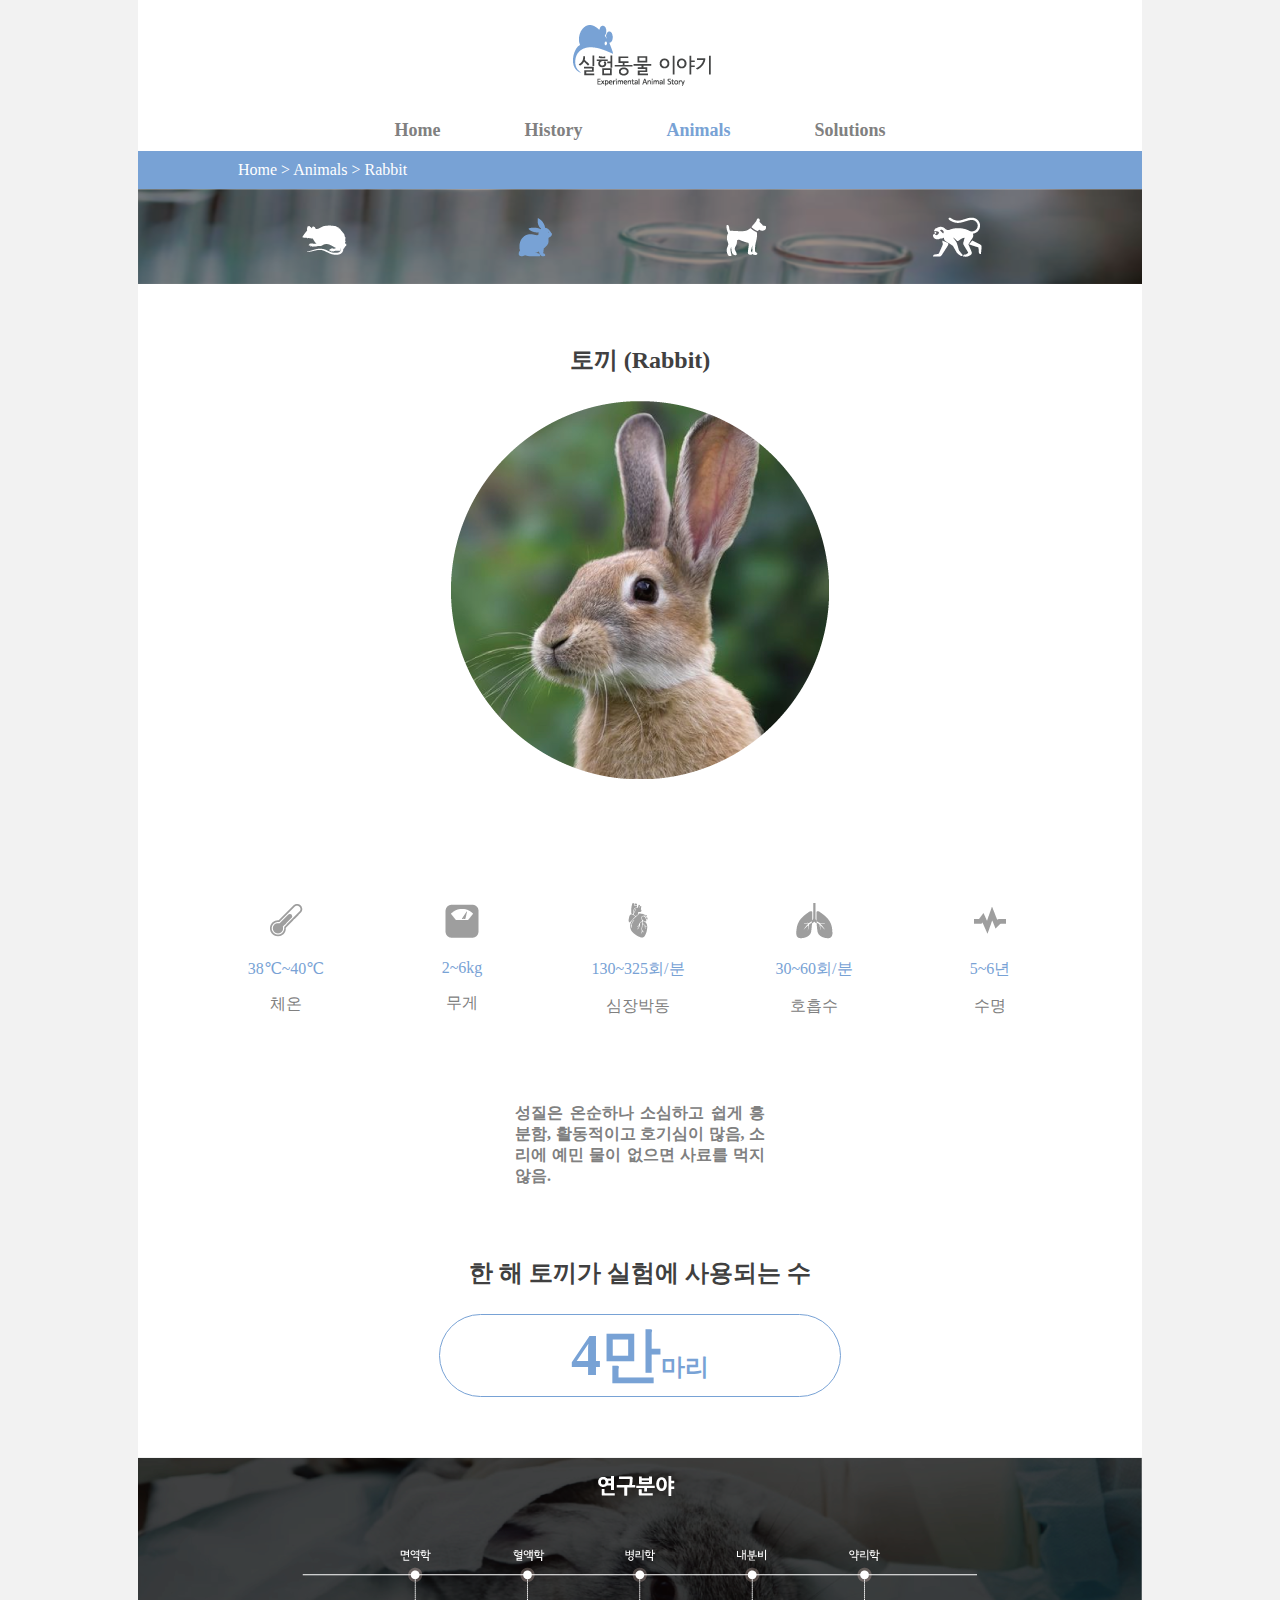
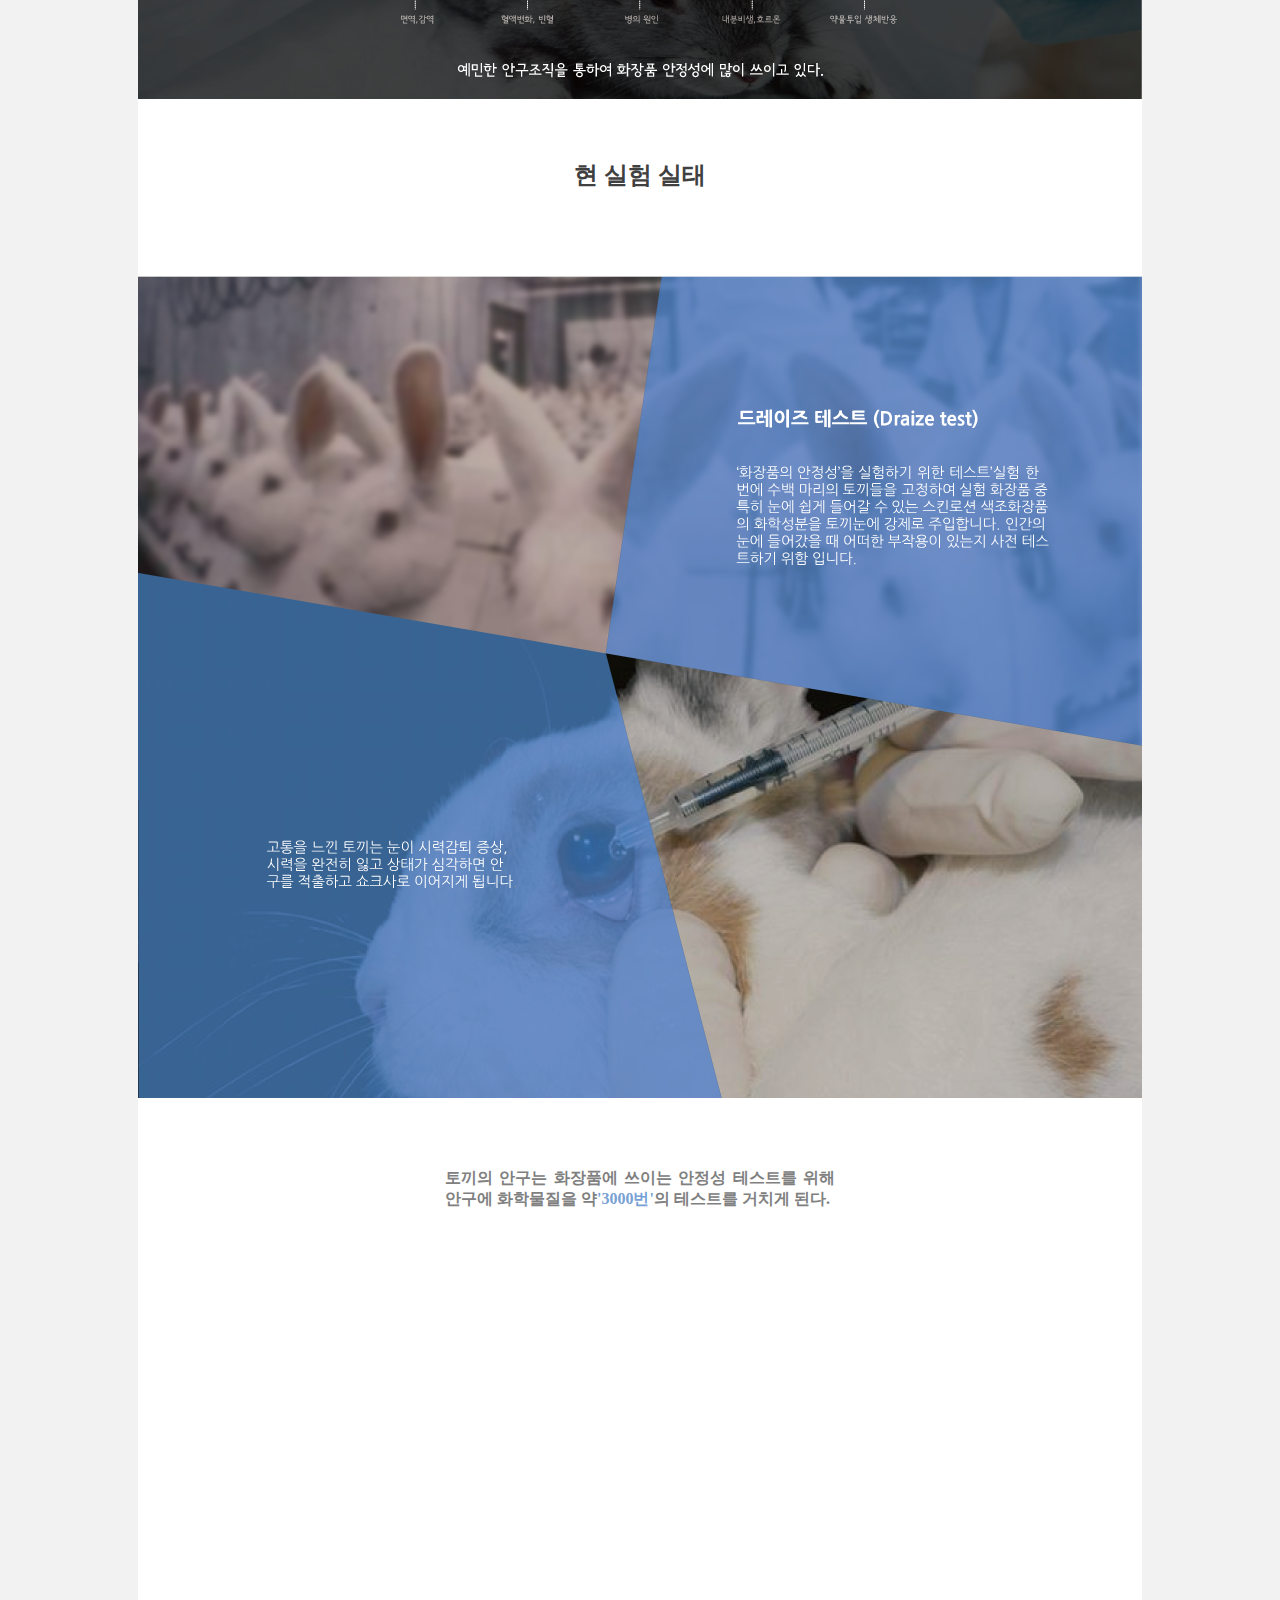
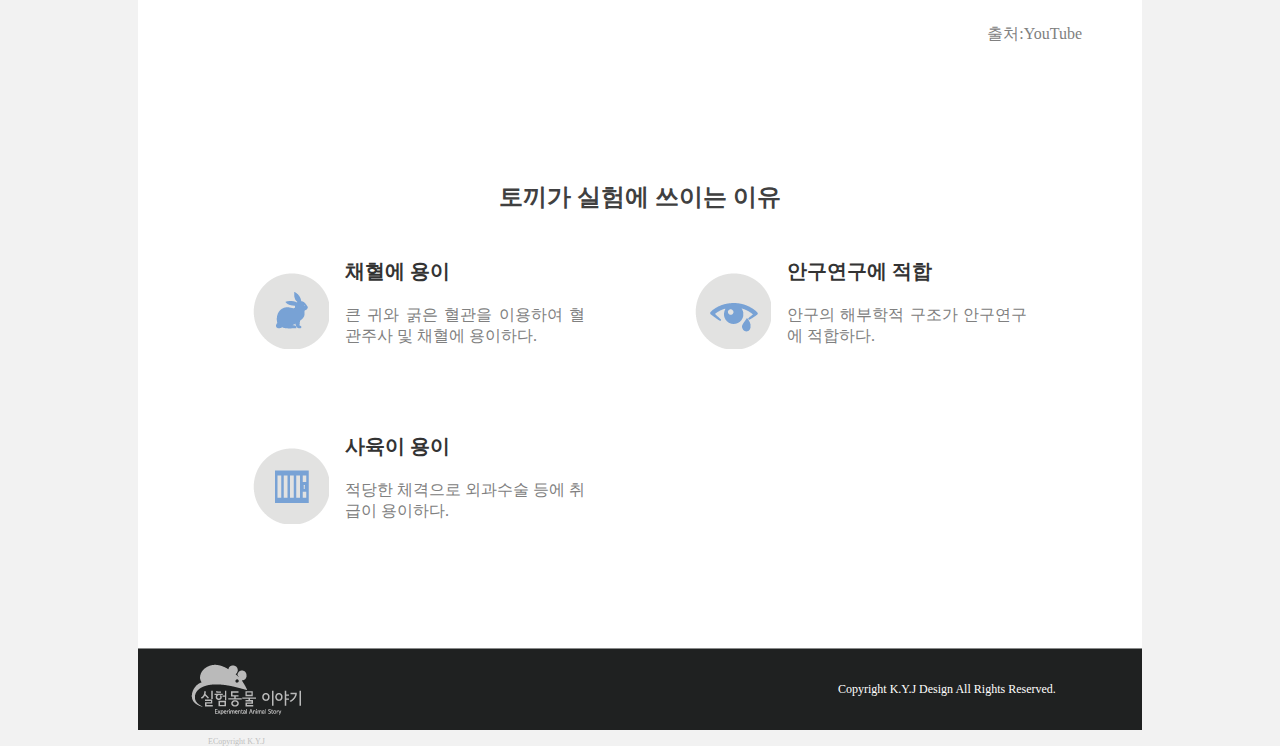
<file: rabbit.html>
﻿<!DOCTYPE>
<html>
<head>
<link rel="stylesheet" href="ea_m.css">

</head>
<body>
<header>
<div class="logo">
<img src="logo.png" >
</div>
</header>
<nav>
<a href="index.html" title="Home" class="button">Home</a>
<a href="History.html" title="History" class="button">History</a>
<a href="Animals.html" title="Animals" class="button_b">Animals</a>
<a href="Solutions.html" title="Solutions" class="button">Solutions</a>
</nav>
<p class="p11">Home > Animals > Rabbit</p>

<div class="bar_bg">
<a href="Animals.html"><img class="animals_padding" src="mouse_white.png"></a><a href="rabbit.html"><img class="animals_padding" src="img_rabbit/rabbit_blue.png"></a><a href="dog.html"><img class="animals_padding" src="Dog_white.png"></a><a href="monkey.html"><img class="animals_padding" src="monkey_white.png"></a>
</div>

<div class="bgw60 align_c">
<p class="p1">토끼 (Rabbit)</p>
<img src="img_rabbit/rabbit_big.png">
</div>

<div class="bgw60">
	
	
	<div class="float-l align_c">
	<img src="spec_1.png">
	<p class="p12">38℃~40℃</p>
	<p >체온</p>
	</div>

	<div class="float-l align_c">
	<img src="spec_2.png">
	<p class="p12">2~6kg</p>
	<p>무게</p>
	</div>
	
	<div class="float-l align_c">
	<img src="spec_3.png">
	<p class="p12">130~325회/분</p>
	<p>심장박동</p>
	</div>

	<div class="float-l align_c">
	<img src="spec_4.png">
	<p class="p12">30~60회/분</p>
	<p>호흡수</p>
	</div>
	
	<div class="float-l align_c">
	<img src="spec_5.png">
	<p class="p12">5~6년</p>
	<p>수명</p>
	</div>

	

</div>
<div class="bgw60 padding0">
<p class="p2 w250">성질은 온순하나 소심하고 쉽게 흥분함,
활동적이고 호기심이 많음, 소리에 예민 물이 없으면 사료를 먹지 않음.
</p>
</div>

<div class="bgw60">
	<p class="p1">한 해 토끼가 실험에 사용되는 수</p>
	<div class="round">
	<p class="p3">4만<span class="span1">마리</span></p>
	</div>
</div>


<img src="img_rabbit/ex_rabbit.png">
<div class="bgw60">
	<p class="p1">현 실험 실태</p>
</div>
<img src="img_rabbit/rabbit_Actual-condition.png">

<div class="bgw60">
<p class="p2 w390">토끼의 안구는 화장품에 쓰이는 안정성 테스트를 위해
안구에 화학물질을 약<span class="span2">'3000번'</span>의 테스트를 거치게 된다.

</p>
</div>

<div class="bgw60 align_c" >
<iframe width='476' height='268' src='https://www.youtube.com/embed/t8XZ-_EgWB8' frameborder='0' allowfullscreen></iframe>
<p style="text-align:right;">출처:YouTube</p>
</div>

<div class="bgw60">
	<p class="p1">토끼가 실험에 쓰이는 이유</p>
	
	<div class="float-l">
	<img class="img_padding" src="img_rabbit/r1.png">
	</div>
	<div class="float-l box_padding">
	<p class="p13">채혈에 용이</p>
	<p class="w240">큰 귀와 굵은 혈관을 이용하여 혈관주사 및 채혈에 용이하다.</p>
	</div>
	
	<div class="float-l">
	<img class="img_padding" src="img_rabbit/r2.png">
	</div>
	<div class="float-l box_padding">
	<p class="p13">안구연구에 적합</p>
	<p class="w240">안구의 해부학적 구조가 안구연구에 적합하다.</p>
	</div>
	
	
	
	<div class="float-l">
	<img class="img_padding" src="img_rabbit/r3.png">
	</div>
	<div class="float-l box_padding">
	<p class="p13">사육이 용이</p>
	<p class="w240">적당한 체격으로 외과수술 등에 취급이 용이하다.</p>
	</div>
	
</div>


	
<footer>
 <p class="p9">Copyright K.Y.J Design All Rights Reserved.
 </p>
 <p class="p10">ECopyright K.Y.J 
 </p>
</footer> 




</body>



</html>
</file>
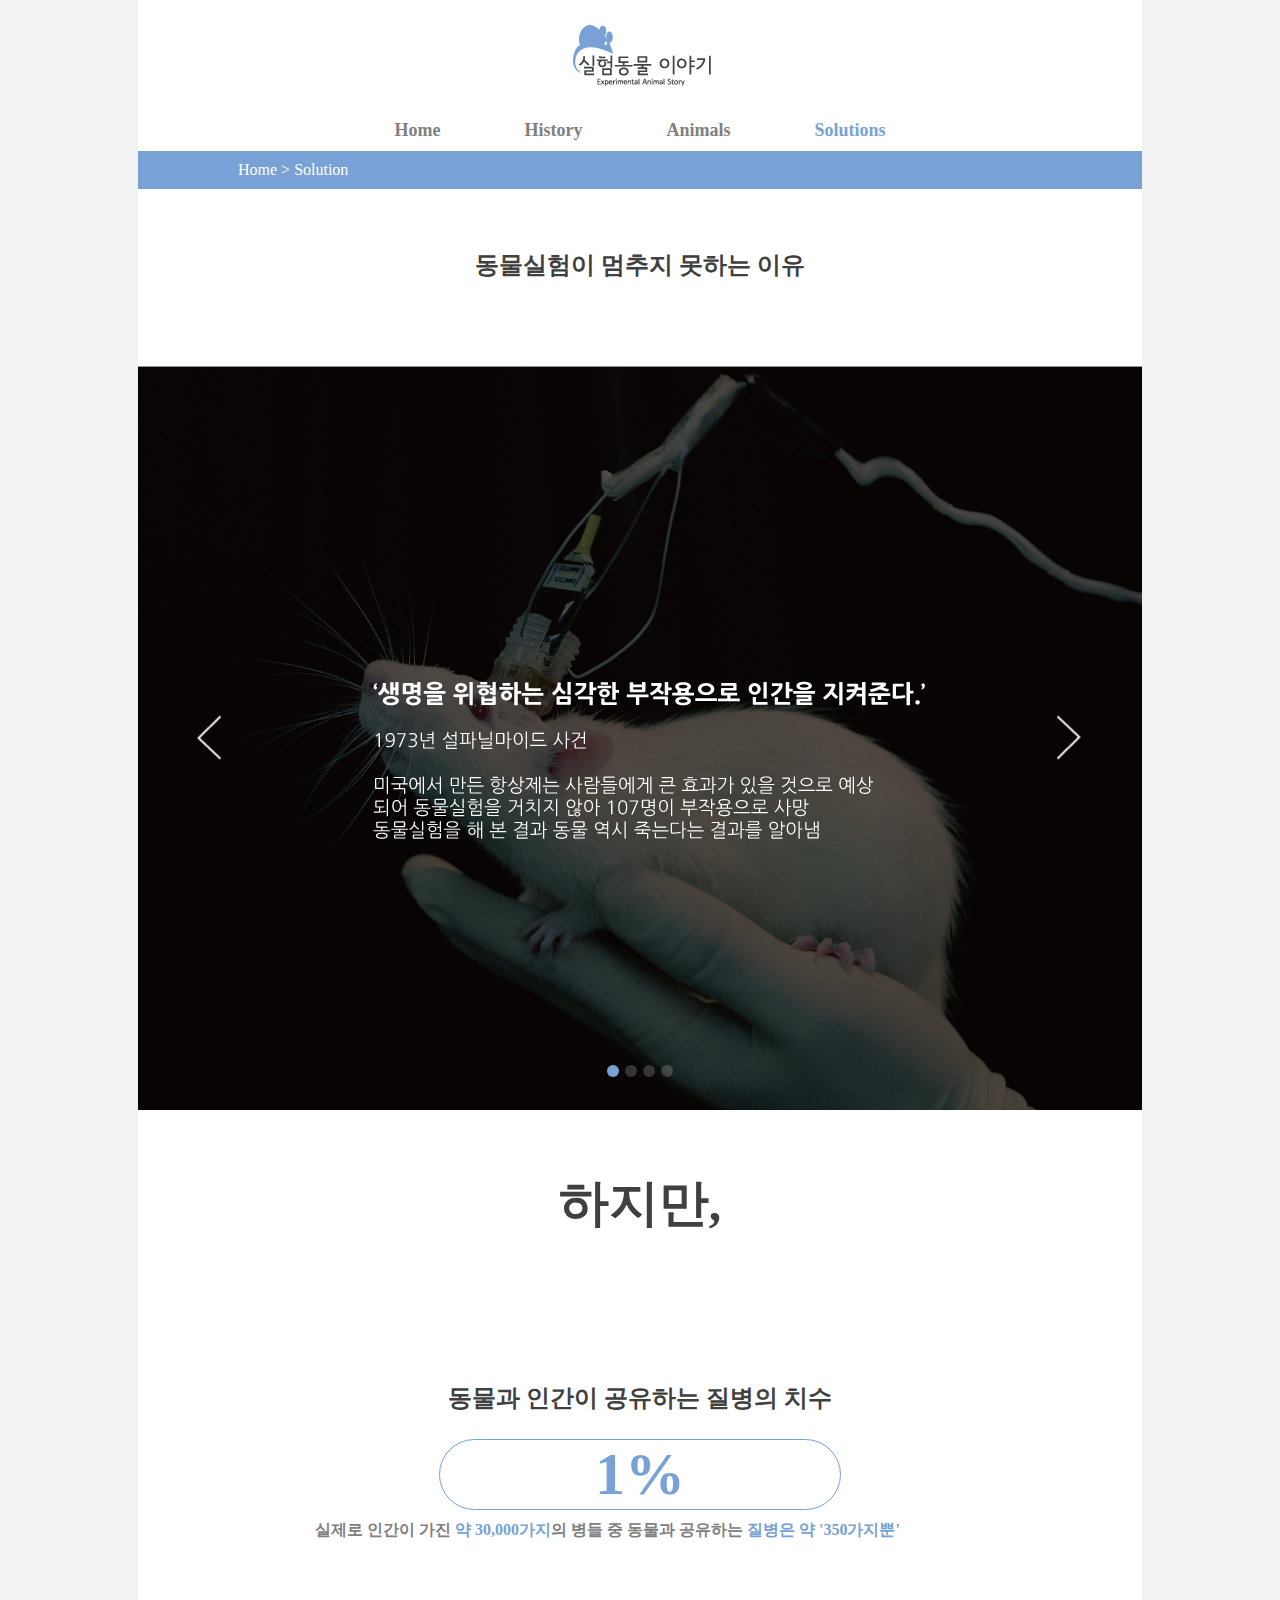
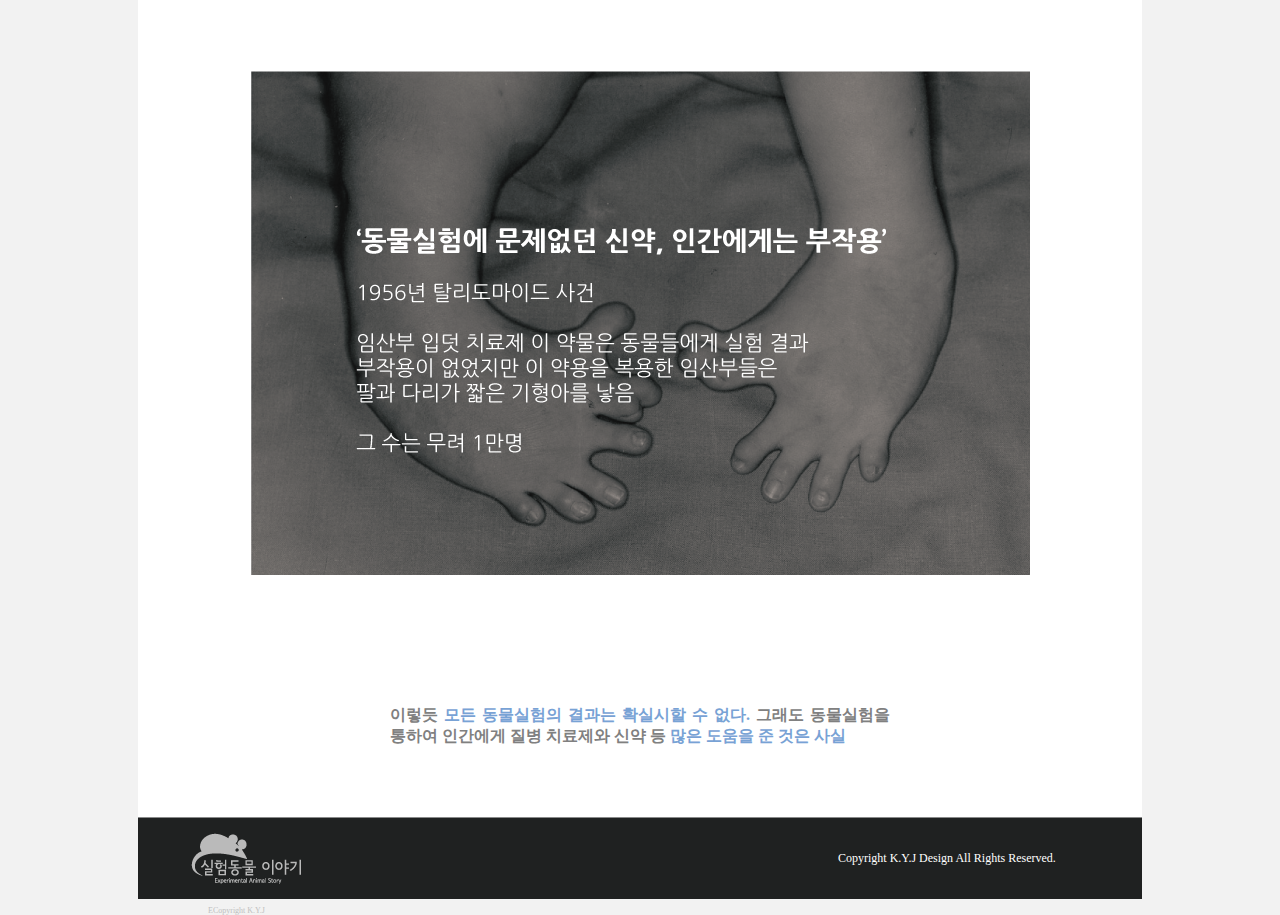
<file: Solutions.html>
﻿<!DOCTYPE>
<html>
<head>
<link rel="stylesheet" href="ea_m.css">

</head>
<body>
<header>
<div class="logo">
<img src="logo.png" >
</div>
</header>
<nav>
<a href="index.html" title="Home" class="button">Home</a>
<a href="History.html" title="History" class="button">History</a>
<a href="Animals.html" title="Animals" class="button">Animals</a>
<a href="Solutions.html" title="Solutions" class="button_b">Solutions</a>
</nav>
<p class="p11">Home > Solution</p>
<div class="bgw60">
<p class="p1">동물실험이 멈추지 못하는 이유</p>
</div>





<!-- Slideshow 시작-->

<div class="s_positon">

	<img class="dogSlides" src="img_solution/because_1.png">
	<img class="dogSlides" src="img_solution/because_2.png">
	<img class="dogSlides" src="img_solution/because_3.png">
	<img class="dogSlides" src="img_solution/because_4.png">
	
	
    
	<a class="dog-arrow arrow-left" onclick="plusDivs(-1)"><img src="arrow_left.png"></a>
	<a class="dog-arrow arrow-right"  onclick="plusDivs(1)"><img src="arrow_right.png"></a>
    
	<div class="circle_position">
		<button class="circleC circle_button" onclick="currentDiv(1)"></button>
		<button class="circleC circle_button" onclick="currentDiv(2)"></button>
		<button class="circleC circle_button" onclick="currentDiv(3)"></button>
		<button class="circleC circle_button" onclick="currentDiv(4)"></button>
		
		
	</div>

</div>



<!--Slideshow 끝-->


<div class="bgw60">
<p class="p1 font50">하지만,</p>
</div>
<div class="bgw60">
<p class="p1">동물과 인간이 공유하는 질병의 치수</p>
	<div class="round">
	<p class="p3">1%</p>
	</div>
<p class="p2 w650">실제로 인간이 가진 <span class="span2">약 30,000가지</span>의 병들 중 동물과 공유하는 <span class="span2">질병은 약 '350가지뿐'</span></p>

</div>

<div class="bgw60 align_c">
<img src="img_solution/but.png">
</div>


<div class="bgw60">
<p class="p2 w500">이렇듯 <span class="span2">모든 동물실험의 결과는 확실시할 수 없다.</span> 그래도 동물실험을 통하여 인간에게 질병 치료제와 신약 등
<span class="span2">많은 도움을 준 것은 사실</span>
</p>
</div>







		
<footer>
 <p class="p9">Copyright K.Y.J Design All Rights Reserved.
 </p>
 <p class="p10">ECopyright K.Y.J 
 </p>
</footer> 

<script>

<!-- Slideshow 시작-->
var slideIndex = 1;
showDivs(slideIndex);

function plusDivs(n) {
  showDivs(slideIndex += n);
}

function currentDiv(n) {
  showDivs(slideIndex = n);
}

function showDivs(n) {
  var i;
  var x = document.getElementsByClassName("dogSlides");
  var dots = document.getElementsByClassName("circleC");
  if (n > x.length) {slideIndex = 1}    
  if (n < 1) {slideIndex = x.length}
  for (i = 0; i < x.length; i++) {
     x[i].style.display = "none";  
  }
  
  for (i = 0; i < dots.length; i++) {
     dots[i].className = dots[i].className.replace(" circle_blue", "");
  }
  
  
  x[slideIndex-1].style.display = "block";  
  dots[slideIndex-1].className += " circle_blue";
}

 <!-- Slideshow 끝-->


</script>


</body>



</html>
</file>
<file: ea_m.css>
﻿body {
         width:1004px;
	 margin:0px auto;
	 background-color:#f2f2f2;
	 color:gray;
	 font-family:NanumGothic;
	  }

@font-face {
	      font-family:NanumGothic;
	      src:url('NanumGothic.woff');
           }
	  

	  
.logo {
		
			   
	 text-align:center;
	 padding:20px 0px;
	 background-color:white;
      }
	   
nav {
     
	 text-align:center;
	 background-color:white;
	 padding:10px 0px;
	 }


.button { color:gray;
         font-family:NanumGothic;
	 text-align:center;
         text-decoration:none;
         padding:0px 40px;
         font-size:18px;
	 font-weight:bold;
		 }
		
		 

		.button:hover {
				color:#003366;
		               }		 
		
.button_b {      color:#78A2D5;
		 font-family:NanumGothic;
		 text-align:center;
		 text-decoration:none;
		 padding:0px 40px;
		 font-size:18px;
		 font-weight:bold;
			 
		  } 
		 

	
	




		 
.bgw60 {background-color:white;
      padding:60px 60px;
	  overflow:hidden;
	  margin:0px auto;
	  
	 
	  
  }
	  
.p1 {color:#404040;
    font-size:24px;
    font-weight:bold;
    text-align:center;
    margin:0px;
    padding:0px 0px 25px 0px;}
	
.p2 {
    
     text-align:justify;
     margin:10px auto;
	 font-weight:bold;
	 
	 }

.w250 {width:250px;}
.w390 {width:390px;}	 
.w750 {width:750px;}
.w650 {width:650px;}
.w500 {width:500px;}
	 
.padding260 {padding-left:260px;}
	 
.bgb {background-color:#e6faff;
      padding:60px 82px;}
	  
.img_1 {margin:20px 10px;
        width:190px;
		height:190px;
        transition:1s;
	   }
.img_1:hover {transform:scale(1.2);}
	

        	

.round {border:1px solid #78A2D5;
	 
	 border-radius:45px;
     width:400px;
	 margin:0px auto;
	
	 }

.p3 {color:#78A2D5;
     font-size:60px;
	 font-weight:bold;
	 text-align:center;
	 margin:0px;
	 
	 }
.span1 {font-size:24px;}




	  
 

.p4 {
     font-size:20px;
	 font-weight:bold;
	 margin:0px;
	 
	 }
.p5 {
     font-size:14px;
	 font-weight:bold;
	 margin:0px;
	 
	 }
.p6 {color:#333333;
     font-size:14px;
	 font-weight:bold;
	 line-height:24px;
	 text-align:justify;
	 
	 }
.box_positon { 
              position:relative;
			  height:450px;
			  }

			  
.border_b {
			position:absolute;
			top:80px;
			left:160px;
			border:2px solid #70dbdb;
            width:320px;
		    padding:10px 20px 10px 338px;
			z-index:0;
			
						
}

.img_s {box-shadow:3px 3px 15px black;
        position:absolute;
		top:10px;
		left:30px;
		z-index:1;
		
}	




       
.float-l {
          float:left;
		  }
	  
.align_c {text-align:center;}
.padding96 {padding:50px 96px 100px;}

.p7 {color:#78A2D5;
     font-size:16px;
	 text-align:center;
     border-bottom:1px dotted #78A2D5;
	 width:250px;
	 margin:0px;
	 padding:5px 0px;
	 }
	 
.p8 {color:#333333;
     font-size:12px;
	 text-align:justify;
	 width:200px;
	 margin:0px;
	 padding: 10px 25px;
	 
	 
	 }
.span2 {color:#78A2D5;} 

footer {height:82px;
        
        background-image:url('copyright.png');
        
}
		.p9 {color:white;
			font-size:12px;
			font-family:Dotum;
			line-height:82px;
			padding-left:700px;
			margin:0px;
			
			}
		.p10 {color:#bfbfbf;
			font-size:8px;
			font-family:Dotum;
			
			padding:7px 0px 0px 70px;
			margin:0px;
			
			}
			


/* Home 설문 slider styles 시작 */

.main_img {position:relative;
		   height:613px;
		   background-image:url('img_home/mouse_door.png');
		   }

    .survey_t {position:absolute;
               top:60%;
               left:50%;
               transform:translate(-50%,0%);
    		   width:480px;
    		   color:white;
    		   font-size:17px;
      		   font-weight:bold;
               text-align:justify;
    		   text-shadow:1px 1px 1px #333;
			   }

        .survey_span {font-size:28px}

    .survey {position:absolute;
    		 top:83%;
    		 left:50%;
    		 transform:translate(-50%,0);
    		 text-align:center;
    		 width:830px;
			 }



    	   	/* 설문 5단계 간격 조정하기  */


    			/* survey width:845xp 변경후 적용하기 (변경전:width:830px)

         		.range_spacing_845 {color:white;
                    				font-size:12px;
                    				word-spacing:165px;
                    				margin-top:3px;
									}

               */


    		   .range_spacing_830 {width:200px;
                                   display:inline-block;
    					           text-align:left;
                    			   color:white;
                    			   font-size:12px;
								   }

              			.w_100 {width:100px;}
              			.right {text-align:right;
              			        width:126px;
								}



    			/* range 속성 styles */

    	.slider {-webkit-appearance:none;  /*크롬 기본 속성 none*/
        		 background-image:url('track.png');
        		 width:800px;
        		 margin-left:15px;
        		 height:7px;
        		 border-radius:10px;
        		 outline:none;
        		 box-shadow:1px 1px 1px #333;
				 }



    	.slider::-webkit-slider-thumb {
        	    -webkit-appearance:none;
        		width: 20px;
        		height: 20px;
        		box-shadow:1px 1px 1px black;
        		background:#f0f0f0;
        		border-radius:3px;
        		cursor: pointer;
				}

    	.button_survey {color:#333;
                        width:70px;
           			    background-color:#e6e6e6;
           				border-color:#8c8c8c;
           				font-size:14px;
           				font-weight:bold;
           				border:0px;
           				padding:4px 8px;
           				border-radius:2px;
           				outline:none;
						}
							
    		.button_survey:hover {background-color:white;}

/* Home 설문 slider styles 끝 */
			
			
/* sub-page History */

.p11 {color:white;
      background-color:#78A2D5;
	  margin:0px;
      padding:10px 0px 10px 100px;	  
			}



/* sub-page Animals */

.bar_bg {background-image:url('img_animals/bar.png');
        height:95px;
		padding:0px 80px;
        }
.animals_padding {padding:18px 76px;}
.animals_padding:hover {opacity:0.5;}




.p12 {color:#78A2D5;
      width:176px;
	  }
	  
.padding0 {padding:0px;}  


.box_padding {padding:0px 55px 0px 16px;}
.img_padding {padding:35px 0px 0px 55px;} 

.font11 {font-size:11px;}

.p13 {color:#333333;
      font-size:20px;
	  font-weight:bold;
	  
	  }
	  
.w240 {width:240px;text-align:justify;padding-bottom:50px;}

	  
.align_l {text-align:left;}

/* sub-page Dog */

.dog_positon{position:relative;height:684px;}

.dog-arrow:hover {padding:10px;
                  background-color:black;}

.arrow-left{position:absolute;top:50%;left:5%;transform:translate(0%,-50%);cursor:pointer;}
.arrow-right{position:absolute;top:50%;right:5%;transform:translate(0%,-50%);cursor:pointer;}


                 
				 
				/* 점 버튼 시작 */

.circle_button {width:12px;
                height:12px;
				
				margin:0px 1px;
	            border-radius:50%;
				border:none;
				opacity:0.2;
				cursor:pointer;
				outline:none;   /*파란색 테두리 없애기*/
		        }
				
				
.circle_button:hover {background-color:#78A2D5;
                      opacity:1;}	

.circle_blue {
	       background-color:#78A2D5;
		   opacity:1;
           }		

				
.circle_position {position:absolute;left:50%;bottom:30px;transform:translate(-50%,0%);}
          
  		  /* 점 버튼 끝 */

				
				
	  
/* sub-page Solution */


.font50 {font-size:50px;}

.s_positon{position:relative;height:744px;}
</file>
